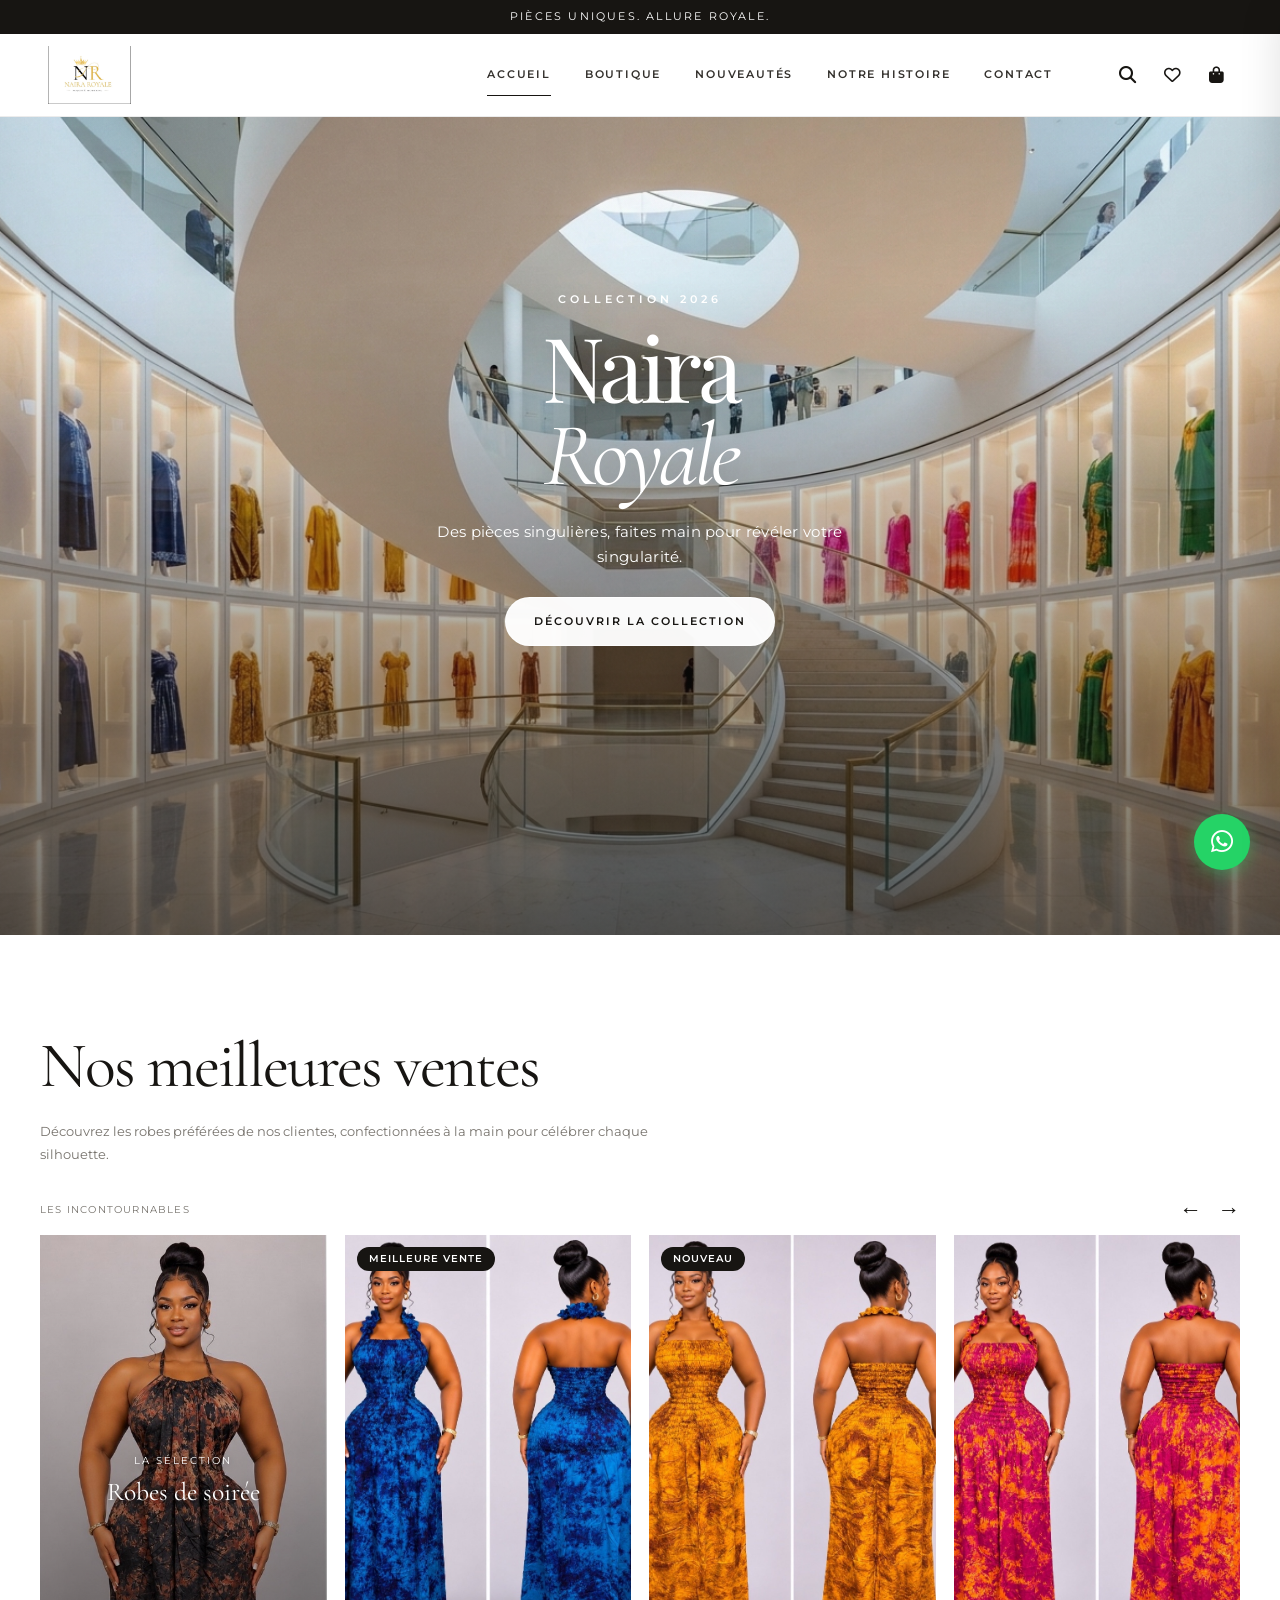
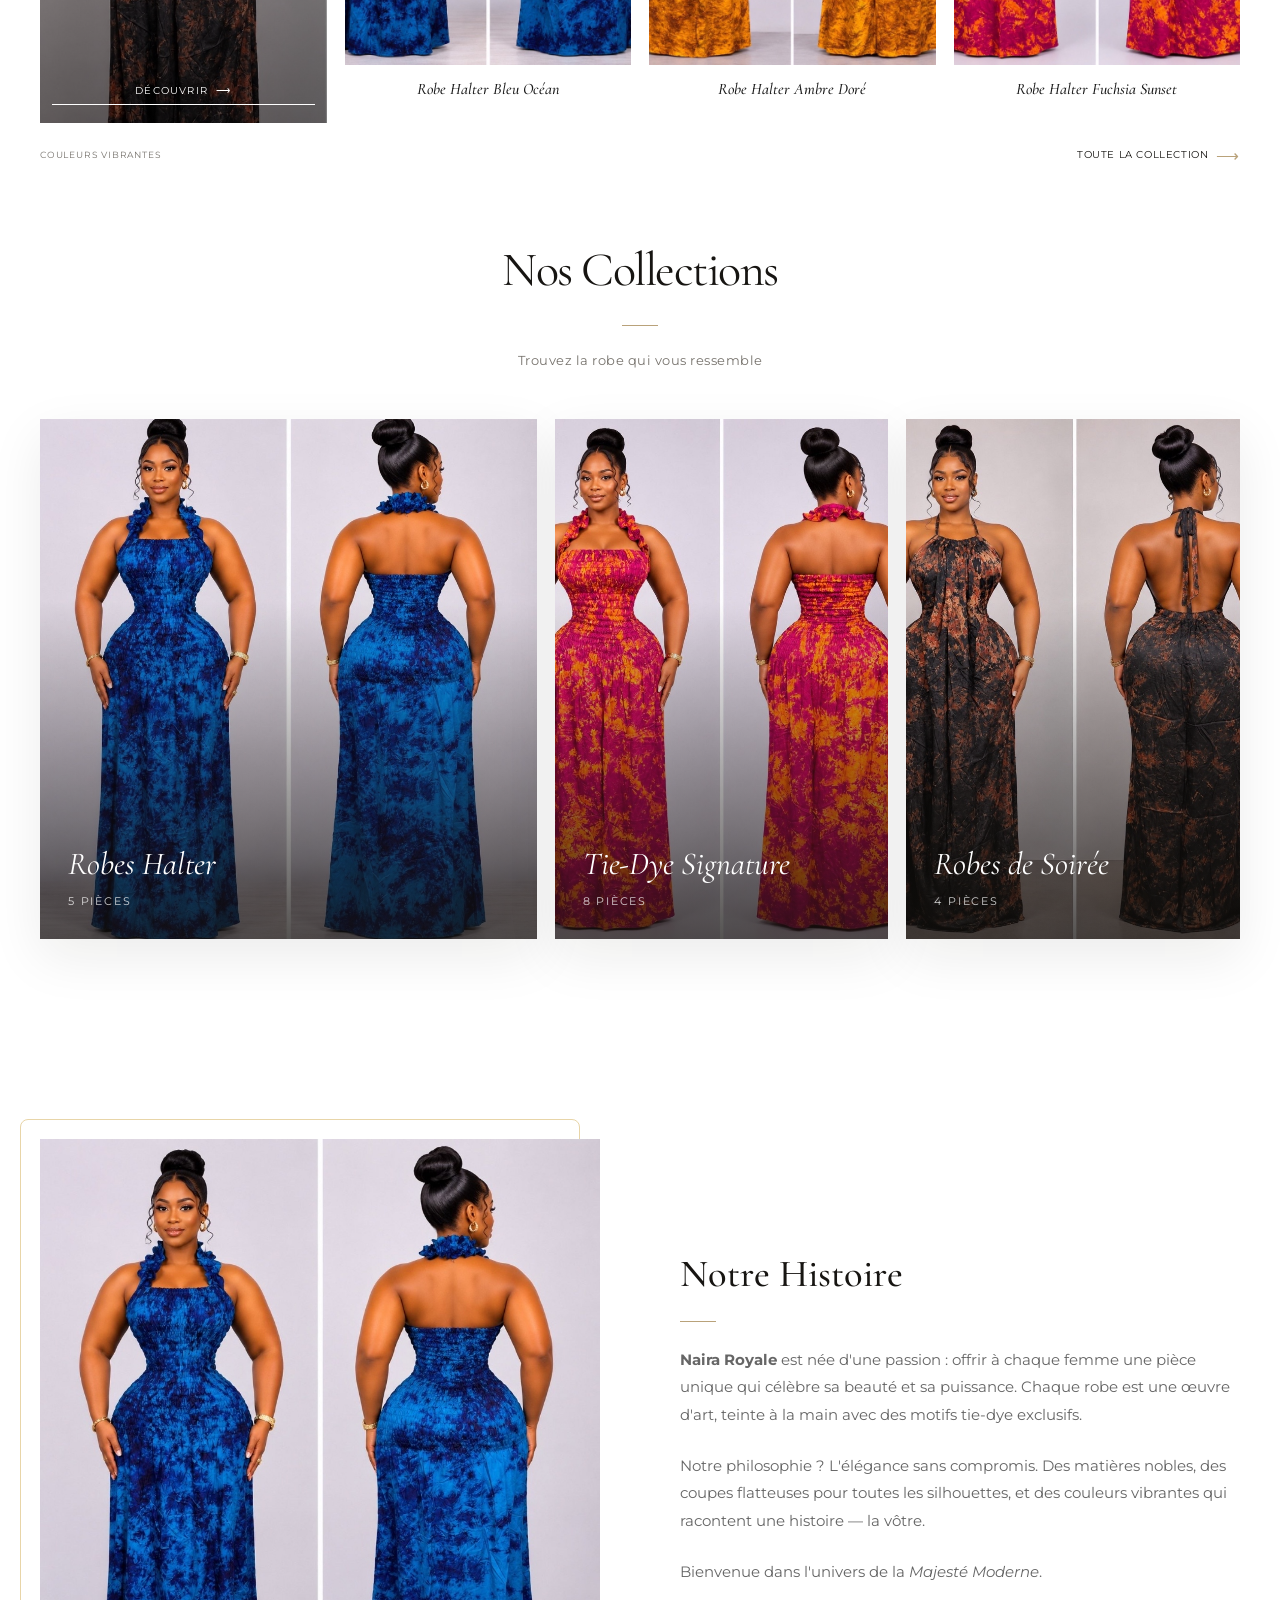
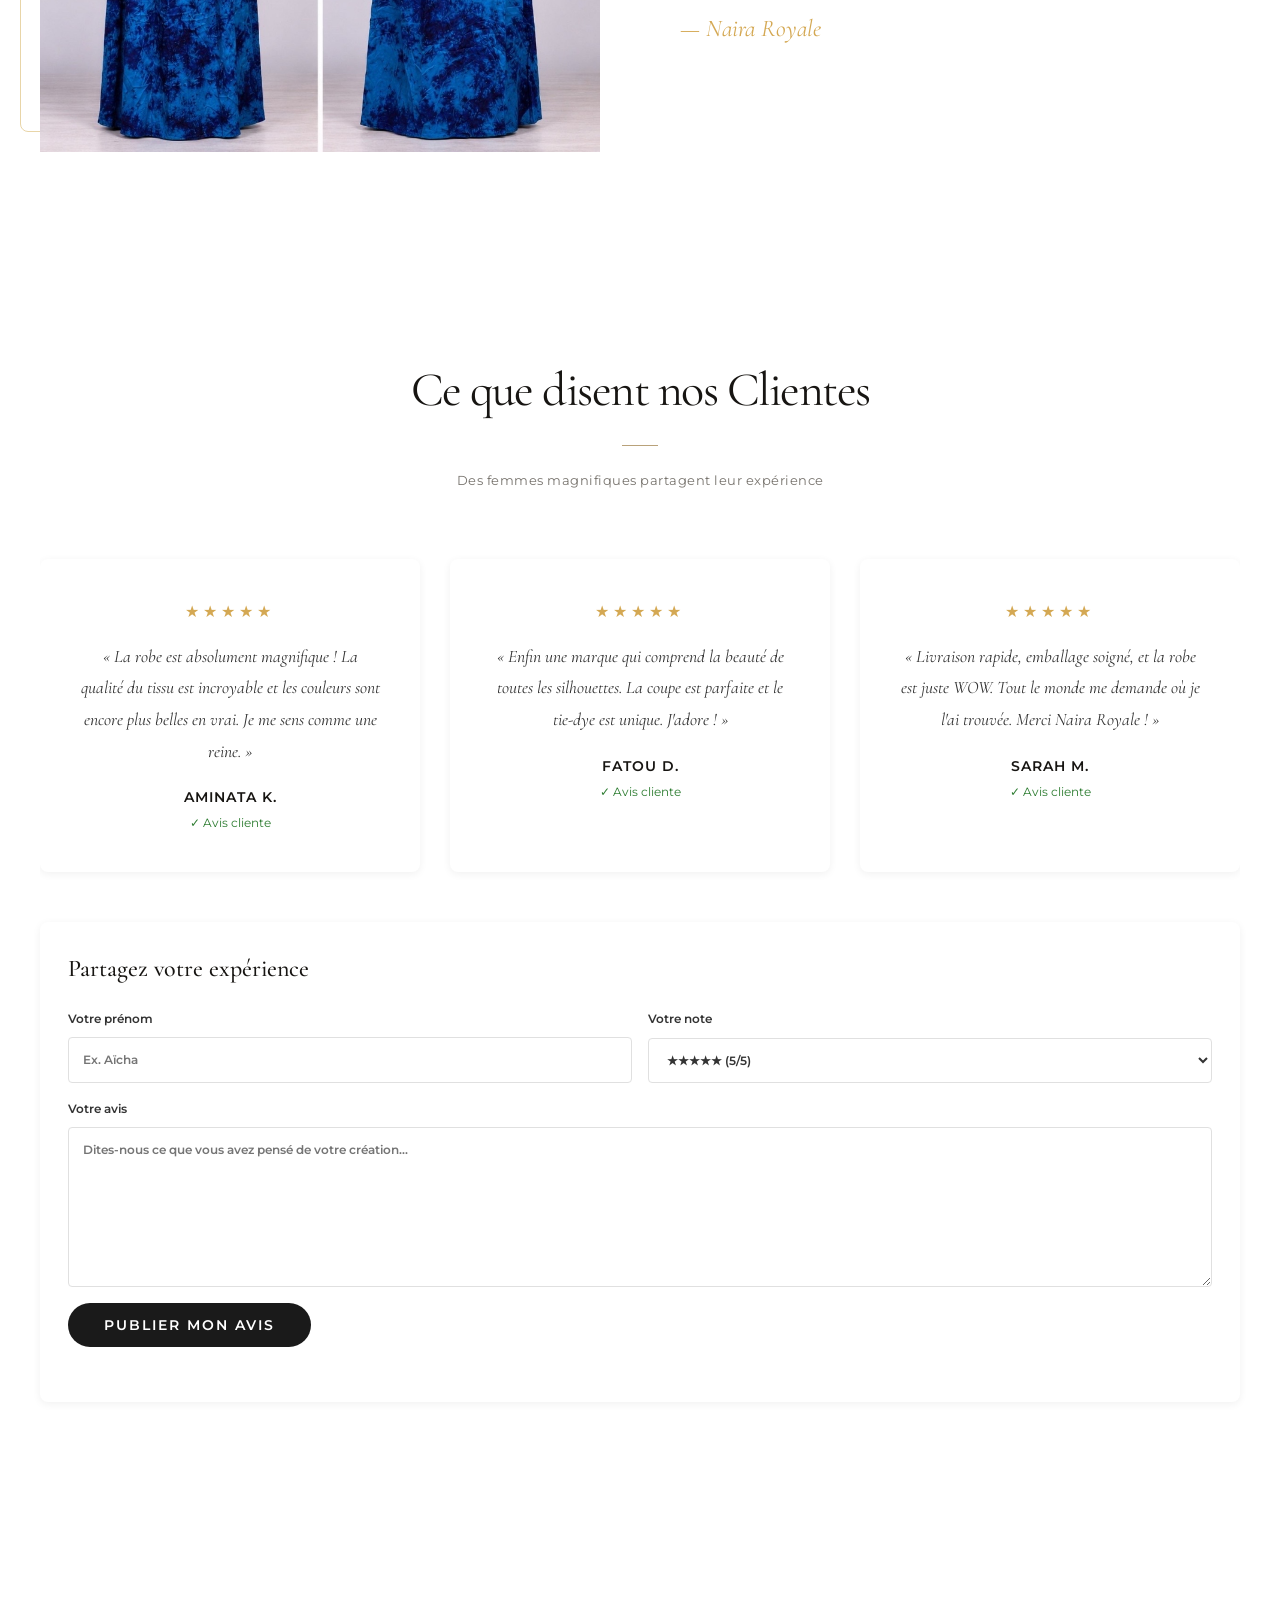
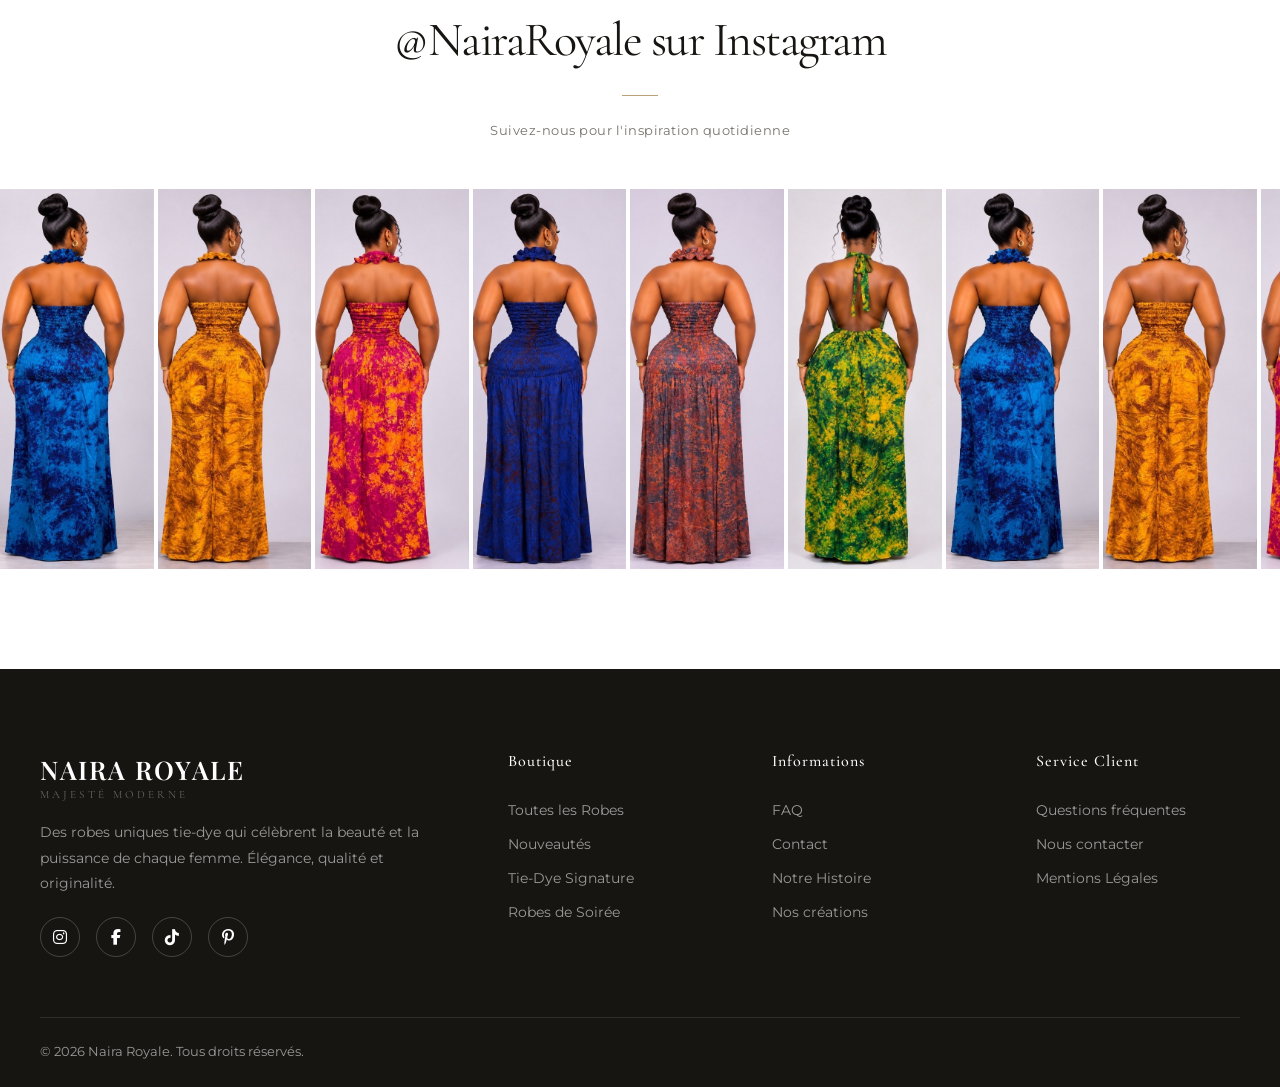
<file: index.html>
<!DOCTYPE html>
<html lang="fr">
<head>
  <meta charset="UTF-8">
  <meta name="viewport" content="width=device-width, initial-scale=1.0">
  <title>Naira Royale — Majesté Moderne | Nos créations</title>
  <meta name="description" content="Découvrez les créations artisanales tie-dye de Naira Royale — Majesté Moderne. Des pièces uniques pensées pour célébrer chaque femme.">
  <link rel="stylesheet" href="css/style.css">
  <link rel="stylesheet" href="https://cdnjs.cloudflare.com/ajax/libs/font-awesome/6.5.1/css/all.min.css">
  <link rel="icon" type="image/jpeg" href="img/logo/logo-naira-royale.jpg">
</head>
<body>

  <div class="announcement-bar">Pièces uniques. Allure royale.</div>

  <!-- Header -->
  <header class="header" id="header">
    <div class="header-inner">
      <!-- Mobile Menu Toggle -->
      <button class="menu-toggle" id="menuToggle" aria-label="Ouvrir le menu">
        <span></span><span></span><span></span>
      </button>

      <!-- Logo -->
      <a href="index.html" class="logo">
        <img src="img/logo/logo-naira-royale.jpg" alt="Naira Royale Logo">
      </a>

      <!-- Navigation -->
      <nav class="nav-main" id="navMain">
        <a href="index.html" class="active">Accueil</a>
        <a href="catalogue.html">Boutique</a>
        <a href="catalogue.html?collection=nouveautes">Nouveautés</a>
        <a href="index.html#story">Notre Histoire</a>
        <a href="contact.html">Contact</a>
      </nav>

      <!-- Header Actions -->
      <div class="header-actions">
        <button class="header-action-btn" id="searchBtn" aria-label="Rechercher">
          <i class="fas fa-search"></i>
        </button>
        <a href="#" class="header-action-btn" id="wishlistBtn" role="button" aria-label="Liste de souhaits" aria-controls="wishlistPanel" aria-expanded="false">
          <i class="far fa-heart"></i>
          <span class="cart-count wishlist-count" style="display:none;">0</span>
        </a>
        <button class="header-action-btn" id="cartBtn" aria-label="Panier">
          <i class="fas fa-shopping-bag"></i>
          <span class="cart-count" id="cartCount">0</span>
        </button>
      </div>
    </div>
  </header>

  <!-- Search Overlay -->
  <div class="search-overlay" id="searchOverlay">
    <button class="search-close" id="searchClose">&times;</button>
    <div class="search-overlay-inner">
      <input type="text" placeholder="Rechercher un produit..." id="searchInput" autocomplete="off">
    </div>
  </div>

  <!-- Hero Section -->
  <section class="hero">
    <div class="hero-media"></div>
    <div class="hero-overlay"></div>
    <div class="hero-inner">
      <div class="hero-content">
        <p class="hero-eyebrow">Collection 2026</p>
        <h1 class="hero-title">
          Naira<br><span>Royale</span>
        </h1>
        <p class="hero-tagline">Des pièces singulières, faites main pour révéler votre singularité.</p>
        <div class="hero-cta">
          <a href="catalogue.html" class="btn btn-light">Découvrir la collection</a>
        </div>
      </div>

      <div class="hero-editorial" aria-label="Sélection de robes Naira Royale">
        <a class="hero-editorial-main" href="catalogue.html">
          <img src="img/products/robe-noir-cuivre.jpg" alt="Robe dos nu noir cuivrée">
          <span>Edition soirée</span>
        </a>
        <a class="hero-editorial-top" href="catalogue.html?collection=halter">
          <img src="img/products/robe-bleu-ocean.jpg" alt="Robe halter bleu océan">
        </a>
        <a class="hero-editorial-bottom" href="catalogue.html?collection=tie-dye">
          <img src="img/products/robe-fuchsia-orange.jpg" alt="Robe tie-dye fuchsia sunset">
        </a>
        <div class="hero-editorial-caption">
          <strong>08</strong>
          <span>pièces<br>singulières</span>
        </div>
      </div>
    </div>
  </section>

  <!-- Featured Products -->
  <section class="section-products" id="featured">
    <div class="container featured-layout">
      <div class="featured-content">
        <h2 class="featured-title reveal">Nos meilleures ventes</h2>
        <p class="featured-description reveal">Découvrez les robes préférées de nos clientes, confectionnées à la main pour célébrer chaque silhouette.</p>

        <div class="featured-carousel-heading">
          <span>Les incontournables</span>
          <div class="featured-carousel-controls">
            <button type="button" class="featured-carousel-arrow" data-direction="-1" aria-label="Voir les robes précédentes" aria-controls="productsGrid">
              <span aria-hidden="true">←</span>
            </button>
            <button type="button" class="featured-carousel-arrow" data-direction="1" aria-label="Voir les robes suivantes" aria-controls="productsGrid">
              <span aria-hidden="true">→</span>
            </button>
          </div>
        </div>

        <div class="products-grid featured-carousel" id="productsGrid">
          <!-- Products loaded by JS -->
        </div>

        <div class="featured-bottom">
          <div class="featured-signatures" aria-label="Les engagements Naira Royale">
            <span>Couleurs vibrantes</span>
          </div>
          <a href="catalogue.html" class="featured-view-all">Toute la collection <span aria-hidden="true">⟶</span></a>
        </div>
      </div>
    </div>
  </section>

  <!-- Categories -->
  <section class="section-categories">
    <div class="container">
      <h2 class="section-title reveal">Nos Collections</h2>
      <div class="gold-line reveal"></div>
      <p class="section-subtitle reveal">Trouvez la robe qui vous ressemble</p>

      <div class="categories-grid reveal">
        <a href="catalogue.html?collection=halter" class="category-card">
          <img src="img/products/robe-bleu-ocean.jpg" alt="Collection Halter">
          <div class="category-card-overlay">
            <h3 class="category-card-title">Robes Halter</h3>
            <p class="category-card-count">5 pièces</p>
          </div>
        </a>
        <a href="catalogue.html?collection=tie-dye" class="category-card">
          <img src="img/products/robe-fuchsia-orange.jpg" alt="Collection Tie-Dye">
          <div class="category-card-overlay">
            <h3 class="category-card-title">Tie-Dye Signature</h3>
            <p class="category-card-count">8 pièces</p>
          </div>
        </a>
        <a href="catalogue.html" class="category-card">
          <img src="img/products/robe-noir-cuivre.jpg" alt="Collection Soirée">
          <div class="category-card-overlay">
            <h3 class="category-card-title">Robes de Soirée</h3>
            <p class="category-card-count">4 pièces</p>
          </div>
        </a>
      </div>
    </div>
  </section>

  <!-- Brand Story -->
  <section class="section-story" id="story">
    <div class="container">
      <div class="story-inner">
        <div class="story-image reveal">
          <img src="img/products/robe-bleu-ocean.jpg" alt="L'histoire Naira Royale">
        </div>
        <div class="story-content reveal">
          <h2>Notre Histoire</h2>
          <div class="gold-line"></div>
          <p>
            <strong>Naira Royale</strong> est née d'une passion : offrir à chaque femme une pièce unique qui célèbre sa beauté et sa puissance. Chaque robe est une œuvre d'art, teinte à la main avec des motifs tie-dye exclusifs.
          </p>
          <p>
            Notre philosophie ? L'élégance sans compromis. Des matières nobles, des coupes flatteuses pour toutes les silhouettes, et des couleurs vibrantes qui racontent une histoire — la vôtre.
          </p>
          <p>
            Bienvenue dans l'univers de la <em>Majesté Moderne</em>.
          </p>
          <div class="story-signature">— Naira Royale</div>
        </div>
      </div>
    </div>
  </section>

  <!-- Testimonials -->
  <section class="section-testimonials">
    <div class="container">
      <h2 class="section-title reveal">Ce que disent nos Clientes</h2>
      <div class="gold-line reveal"></div>
      <p class="section-subtitle reveal">Des femmes magnifiques partagent leur expérience</p>

      <div class="testimonials-slider reveal">
        <div class="testimonial-card">
          <div class="testimonial-stars">★★★★★</div>
          <p class="testimonial-text">« La robe est absolument magnifique ! La qualité du tissu est incroyable et les couleurs sont encore plus belles en vrai. Je me sens comme une reine. »</p>
          <div class="testimonial-author">Aminata K.</div>
          <div class="testimonial-verified">✓ Avis cliente</div>
        </div>
        <div class="testimonial-card">
          <div class="testimonial-stars">★★★★★</div>
          <p class="testimonial-text">« Enfin une marque qui comprend la beauté de toutes les silhouettes. La coupe est parfaite et le tie-dye est unique. J'adore ! »</p>
          <div class="testimonial-author">Fatou D.</div>
          <div class="testimonial-verified">✓ Avis cliente</div>
        </div>
        <div class="testimonial-card">
          <div class="testimonial-stars">★★★★★</div>
          <p class="testimonial-text">« Livraison rapide, emballage soigné, et la robe est juste WOW. Tout le monde me demande où je l'ai trouvée. Merci Naira Royale ! »</p>
          <div class="testimonial-author">Sarah M.</div>
          <div class="testimonial-verified">✓ Avis cliente</div>
        </div>
        <div class="testimonial-card">
          <div class="testimonial-stars">★★★★★</div>
          <p class="testimonial-text">« Le site est magnifique et la commande était super simple. La robe Bleu Royal est devenue ma pièce préférée. Hâte de recommander ! »</p>
          <div class="testimonial-author">Mariama B.</div>
          <div class="testimonial-verified">✓ Avis cliente</div>
        </div>
      </div>

      <form class="testimonial-form reveal" id="testimonialForm">
        <h3>Partagez votre expérience</h3>
        <div class="testimonial-form-fields">
          <label>
            Votre prénom
            <input type="text" name="name" required maxlength="40" placeholder="Ex. Aïcha">
          </label>
          <label>
            Votre note
            <select name="rating" required>
              <option value="5">★★★★★ (5/5)</option>
              <option value="4">★★★★☆ (4/5)</option>
              <option value="3">★★★☆☆ (3/5)</option>
              <option value="2">★★☆☆☆ (2/5)</option>
              <option value="1">★☆☆☆☆ (1/5)</option>
            </select>
          </label>
        </div>
        <label>
          Votre avis
          <textarea name="text" rows="4" required maxlength="500" placeholder="Dites-nous ce que vous avez pensé de votre création..."></textarea>
        </label>
        <button type="submit" class="btn btn-primary">Publier mon avis</button>
        <p class="testimonial-form-message" id="testimonialFormMessage" role="status"></p>
      </form>
    </div>
  </section>

  <!-- Instagram -->
  <section class="section-instagram">
    <div class="container">
      <h2 class="section-title reveal">@NairaRoyale sur Instagram</h2>
      <div class="gold-line reveal"></div>
      <p class="section-subtitle reveal">Suivez-nous pour l'inspiration quotidienne</p>
    </div>
    <div class="instagram-marquee reveal" aria-label="Galerie des robes Naira Royale">
      <div class="instagram-track">
        <div class="instagram-group">
          <div class="instagram-item"><img src="img/products/robe-bleu-ocean.jpg" alt="Robe bleu océan, vue de face"><img class="back-view" src="img/products/robe-bleu-ocean.jpg" alt="Robe bleu océan, vue de dos"></div>
          <div class="instagram-item"><img src="img/products/robe-ambre.jpg" alt="Robe ambre, vue de face"><img class="back-view" src="img/products/robe-ambre.jpg" alt="Robe ambre, vue de dos"></div>
          <div class="instagram-item"><img src="img/products/robe-fuchsia-orange.jpg" alt="Robe fuchsia, vue de face"><img class="back-view" src="img/products/robe-fuchsia-orange.jpg" alt="Robe fuchsia, vue de dos"></div>
          <div class="instagram-item"><img src="img/products/robe-bleu-royal.jpg" alt="Robe bleu royal, vue de face"><img class="back-view" src="img/products/robe-bleu-royal.jpg" alt="Robe bleu royal, vue de dos"></div>
          <div class="instagram-item"><img src="img/products/robe-terracotta.jpg" alt="Robe terracotta, vue de face"><img class="back-view" src="img/products/robe-terracotta.jpg" alt="Robe terracotta, vue de dos"></div>
          <div class="instagram-item"><img src="img/products/robe-emeraude.jpg" alt="Robe émeraude, vue de face"><img class="back-view" src="img/products/robe-emeraude.jpg" alt="Robe émeraude, vue de dos"></div>
        </div>
        <div class="instagram-group" aria-hidden="true">
          <div class="instagram-item"><img src="img/products/robe-bleu-ocean.jpg" alt=""><img class="back-view" src="img/products/robe-bleu-ocean.jpg" alt=""></div>
          <div class="instagram-item"><img src="img/products/robe-ambre.jpg" alt=""><img class="back-view" src="img/products/robe-ambre.jpg" alt=""></div>
          <div class="instagram-item"><img src="img/products/robe-fuchsia-orange.jpg" alt=""><img class="back-view" src="img/products/robe-fuchsia-orange.jpg" alt=""></div>
          <div class="instagram-item"><img src="img/products/robe-bleu-royal.jpg" alt=""><img class="back-view" src="img/products/robe-bleu-royal.jpg" alt=""></div>
          <div class="instagram-item"><img src="img/products/robe-terracotta.jpg" alt=""><img class="back-view" src="img/products/robe-terracotta.jpg" alt=""></div>
          <div class="instagram-item"><img src="img/products/robe-emeraude.jpg" alt=""><img class="back-view" src="img/products/robe-emeraude.jpg" alt=""></div>
        </div>
        <div class="instagram-group" aria-hidden="true">
          <div class="instagram-item"><img src="img/products/robe-bleu-ocean.jpg" alt=""><img class="back-view" src="img/products/robe-bleu-ocean.jpg" alt=""></div>
          <div class="instagram-item"><img src="img/products/robe-ambre.jpg" alt=""><img class="back-view" src="img/products/robe-ambre.jpg" alt=""></div>
          <div class="instagram-item"><img src="img/products/robe-fuchsia-orange.jpg" alt=""><img class="back-view" src="img/products/robe-fuchsia-orange.jpg" alt=""></div>
          <div class="instagram-item"><img src="img/products/robe-bleu-royal.jpg" alt=""><img class="back-view" src="img/products/robe-bleu-royal.jpg" alt=""></div>
          <div class="instagram-item"><img src="img/products/robe-terracotta.jpg" alt=""><img class="back-view" src="img/products/robe-terracotta.jpg" alt=""></div>
          <div class="instagram-item"><img src="img/products/robe-emeraude.jpg" alt=""><img class="back-view" src="img/products/robe-emeraude.jpg" alt=""></div>
        </div>
      </div>
    </div>
  </section>

  <!-- Footer -->
  <footer class="footer">
    <div class="container">
      <div class="footer-grid">
        <div class="footer-brand">
          <div class="logo-text">
            NAIRA ROYALE
            <span class="logo-sub">Majesté Moderne</span>
          </div>
          <p>Des robes uniques tie-dye qui célèbrent la beauté et la puissance de chaque femme. Élégance, qualité et originalité.</p>
          <div class="footer-social">
            <a href="#" aria-label="Instagram"><i class="fab fa-instagram"></i></a>
            <a href="#" aria-label="Facebook"><i class="fab fa-facebook-f"></i></a>
            <a href="#" aria-label="TikTok"><i class="fab fa-tiktok"></i></a>
            <a href="#" aria-label="Pinterest"><i class="fab fa-pinterest-p"></i></a>
          </div>
        </div>
        <div class="footer-col">
          <h4>Boutique</h4>
          <a href="catalogue.html">Toutes les Robes</a>
          <a href="catalogue.html?collection=nouveautes">Nouveautés</a>
          <a href="catalogue.html?collection=tie-dye">Tie-Dye Signature</a>
          <a href="catalogue.html">Robes de Soirée</a>
        </div>
        <div class="footer-col">
          <h4>Informations</h4>
          <a href="contact.html#faq">FAQ</a>
          <a href="contact.html">Contact</a>
          <a href="#story">Notre Histoire</a>
          <a href="catalogue.html">Nos créations</a>
        </div>
        <div class="footer-col">
          <h4>Service Client</h4>
          <a href="contact.html#faq">Questions fréquentes</a>
          <a href="contact.html">Nous contacter</a>
          <a href="#">Mentions Légales</a>
        </div>
      </div>
      <div class="footer-bottom">
        <p>© 2026 Naira Royale. Tous droits réservés.</p>
      </div>
    </div>
  </footer>

  <!-- WhatsApp Button -->
  <a href="https://wa.me/33600000000" class="whatsapp-btn" target="_blank" aria-label="WhatsApp">
    <i class="fab fa-whatsapp"></i>
  </a>

  <!-- Back to Top -->
  <button class="back-to-top" id="backToTop" aria-label="Retour en haut">
    <i class="fas fa-chevron-up"></i>
  </button>

  <!-- Toast -->
  <div class="toast" id="toast"></div>

  <script src="js/main.js"></script>
</body>
</html>
</file>
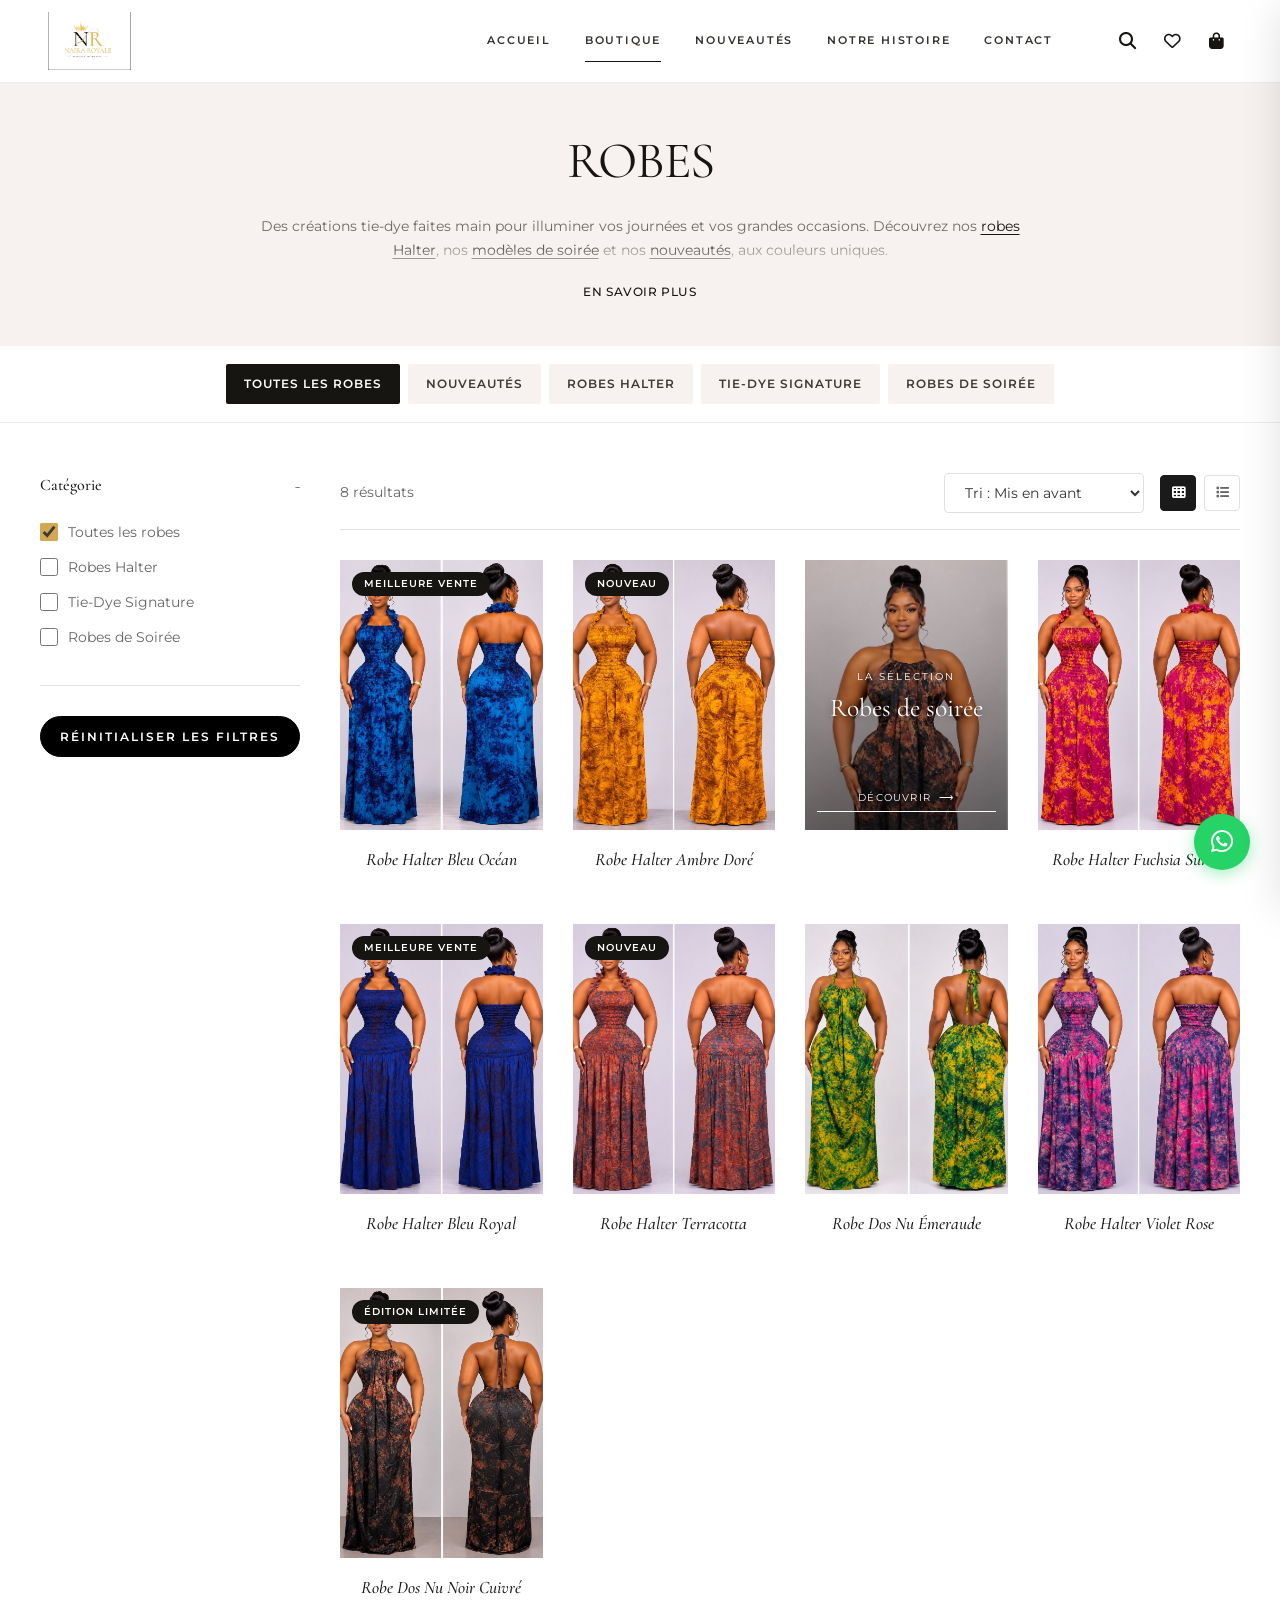
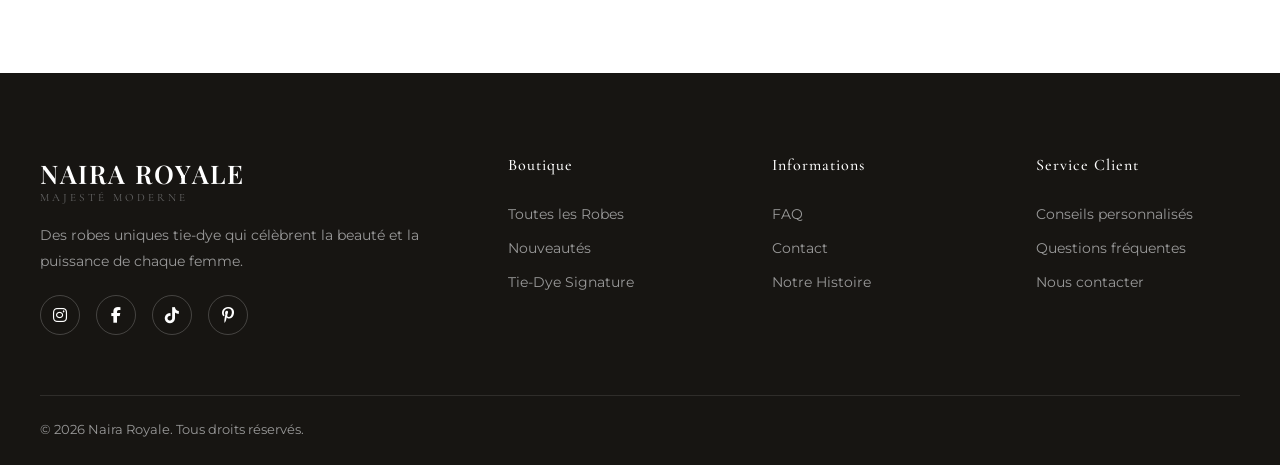
<file: catalogue.html>
<!DOCTYPE html>
<html lang="fr">
<head>
  <meta charset="UTF-8">
  <meta name="viewport" content="width=device-width, initial-scale=1.0">
  <title>Catalogue — Naira Royale</title>
  <meta name="description" content="Découvrez notre collection complète de robes tie-dye uniques. Naira Royale — Majesté Moderne.">
  <link rel="stylesheet" href="css/style.css">
  <link rel="stylesheet" href="https://cdnjs.cloudflare.com/ajax/libs/font-awesome/6.5.1/css/all.min.css">
  <link rel="icon" type="image/jpeg" href="img/logo/logo-naira-royale.jpg">
</head>
<body>

  <!-- Header -->
  <header class="header" id="header">
    <div class="header-inner">
      <button class="menu-toggle" id="menuToggle" aria-label="Menu">
        <span></span><span></span><span></span>
      </button>
      <a href="index.html" class="logo">
        <img src="img/logo/logo-naira-royale.jpg" alt="Naira Royale Logo">
      </a>
      <nav class="nav-main" id="navMain">
        <a href="index.html">Accueil</a>
        <a href="catalogue.html" class="active">Boutique</a>
        <a href="catalogue.html?collection=nouveautes">Nouveautés</a>
        <a href="index.html#story">Notre Histoire</a>
        <a href="contact.html">Contact</a>
      </nav>
      <div class="header-actions">
        <button class="header-action-btn" id="searchBtn" aria-label="Rechercher">
          <i class="fas fa-search"></i>
        </button>
        <a href="#" class="header-action-btn" id="wishlistBtn" role="button" aria-label="Favoris" aria-controls="wishlistPanel" aria-expanded="false">
          <i class="far fa-heart"></i>
          <span class="cart-count wishlist-count" style="display:none;">0</span>
        </a>
        <button class="header-action-btn" id="cartBtn" aria-label="Panier">
          <i class="fas fa-shopping-bag"></i>
          <span class="cart-count" id="cartCount">0</span>
        </button>
      </div>
    </div>
  </header>

  <!-- Search Overlay -->
  <div class="search-overlay" id="searchOverlay">
    <button class="search-close" id="searchClose">&times;</button>
    <div class="search-overlay-inner">
      <input type="text" placeholder="Rechercher un produit..." id="searchInput" autocomplete="off">
    </div>
  </div>

  <section class="catalogue-intro">
    <div class="container">
      <h1>ROBES</h1>
      <p class="catalogue-intro-description" id="catalogueIntroDescription">
        Des créations tie-dye faites main pour illuminer vos journées et vos grandes occasions.
        Découvrez nos <a href="catalogue.html?collection=halter">robes Halter</a>,
        nos <a href="catalogue.html">modèles de soirée</a> et nos
        <a href="catalogue.html?collection=nouveautes">nouveautés</a>, aux couleurs uniques.
      </p>
      <button class="catalogue-intro-link" id="catalogueIntroToggle" type="button" aria-expanded="false" aria-controls="catalogueIntroDescription">
        EN SAVOIR PLUS
      </button>
    </div>
  </section>

  <nav class="catalogue-categories" aria-label="Catégories du catalogue">
    <div class="container" id="catalogue">
      <button class="catalogue-category active" type="button" data-filter="all">Toutes les robes</button>
      <button class="catalogue-category" type="button" data-filter="nouveautes">Nouveautés</button>
      <button class="catalogue-category" type="button" data-filter="halter">Robes Halter</button>
      <button class="catalogue-category" type="button" data-filter="tie-dye">Tie-Dye Signature</button>
      <button class="catalogue-category" type="button" data-filter="soiree">Robes de Soirée</button>
    </div>
  </nav>

  <!-- Catalogue -->
  <div class="container">
    <div class="catalogue-layout">
      
      <!-- Filters Sidebar -->
      <aside class="filters-sidebar">
        <div class="filter-group">
          <h3>Catégorie <span class="toggle-icon">−</span></h3>
          <label class="filter-option">
            <input type="checkbox" value="all" checked> Toutes les robes
          </label>
          <label class="filter-option">
            <input type="checkbox" value="halter"> Robes Halter
          </label>
          <label class="filter-option">
            <input type="checkbox" value="tie-dye"> Tie-Dye Signature
          </label>
          <label class="filter-option">
            <input type="checkbox" value="soiree"> Robes de Soirée
          </label>
        </div>

        <button class="btn filter-reset-btn" style="width:100%; font-size:0.75rem; padding:12px;" onclick="resetFilters()">
          Réinitialiser les filtres
        </button>
      </aside>

      <!-- Products Area -->
      <div class="catalogue-products">
        <div class="catalogue-toolbar">
          <span class="results-count"><span id="resultCount">8</span> résultats</span>
          <div style="display:flex; align-items:center; gap:16px;">
            <select class="sort-select" id="sortSelect">
              <option value="featured">Tri : Mis en avant</option>
              <option value="name-asc">Nom : A-Z</option>
              <option value="newest">Nouveautés</option>
            </select>
            <div class="view-toggle">
              <button class="active" data-view="grid" aria-label="Grille"><i class="fas fa-th"></i></button>
              <button data-view="list" aria-label="Liste"><i class="fas fa-list"></i></button>
            </div>
          </div>
        </div>

        <div class="products-grid" id="catalogueGrid">
          <!-- Products loaded by JS -->
        </div>
      </div>
    </div>
  </div>

  <!-- Footer -->
  <footer class="footer">
    <div class="container">
      <div class="footer-grid">
        <div class="footer-brand">
          <div class="logo-text">
            NAIRA ROYALE
            <span class="logo-sub">Majesté Moderne</span>
          </div>
          <p>Des robes uniques tie-dye qui célèbrent la beauté et la puissance de chaque femme.</p>
          <div class="footer-social">
            <a href="#" aria-label="Instagram"><i class="fab fa-instagram"></i></a>
            <a href="#" aria-label="Facebook"><i class="fab fa-facebook-f"></i></a>
            <a href="#" aria-label="TikTok"><i class="fab fa-tiktok"></i></a>
            <a href="#" aria-label="Pinterest"><i class="fab fa-pinterest-p"></i></a>
          </div>
        </div>
        <div class="footer-col">
          <h4>Boutique</h4>
          <a href="catalogue.html">Toutes les Robes</a>
          <a href="catalogue.html?collection=nouveautes">Nouveautés</a>
          <a href="catalogue.html?collection=tie-dye">Tie-Dye Signature</a>
        </div>
        <div class="footer-col">
          <h4>Informations</h4>
          <a href="contact.html#faq">FAQ</a>
          <a href="contact.html">Contact</a>
          <a href="index.html#story">Notre Histoire</a>
        </div>
        <div class="footer-col">
          <h4>Service Client</h4>
          <a href="contact.html">Conseils personnalisés</a>
          <a href="contact.html#faq">Questions fréquentes</a>
          <a href="contact.html">Nous contacter</a>
        </div>
      </div>
      <div class="footer-bottom">
        <p>© 2026 Naira Royale. Tous droits réservés.</p>
      </div>
    </div>
  </footer>

  <!-- WhatsApp -->
  <a href="https://wa.me/33600000000" class="whatsapp-btn" target="_blank" aria-label="WhatsApp">
    <i class="fab fa-whatsapp"></i>
  </a>

  <button class="back-to-top" id="backToTop" aria-label="Haut"><i class="fas fa-chevron-up"></i></button>
  <div class="toast" id="toast"></div>

  <script src="js/main.js"></script>
  <script>
    document.addEventListener('DOMContentLoaded', () => {
      renderCatalogue();
    });
  </script>
</body>
</html>
</file>
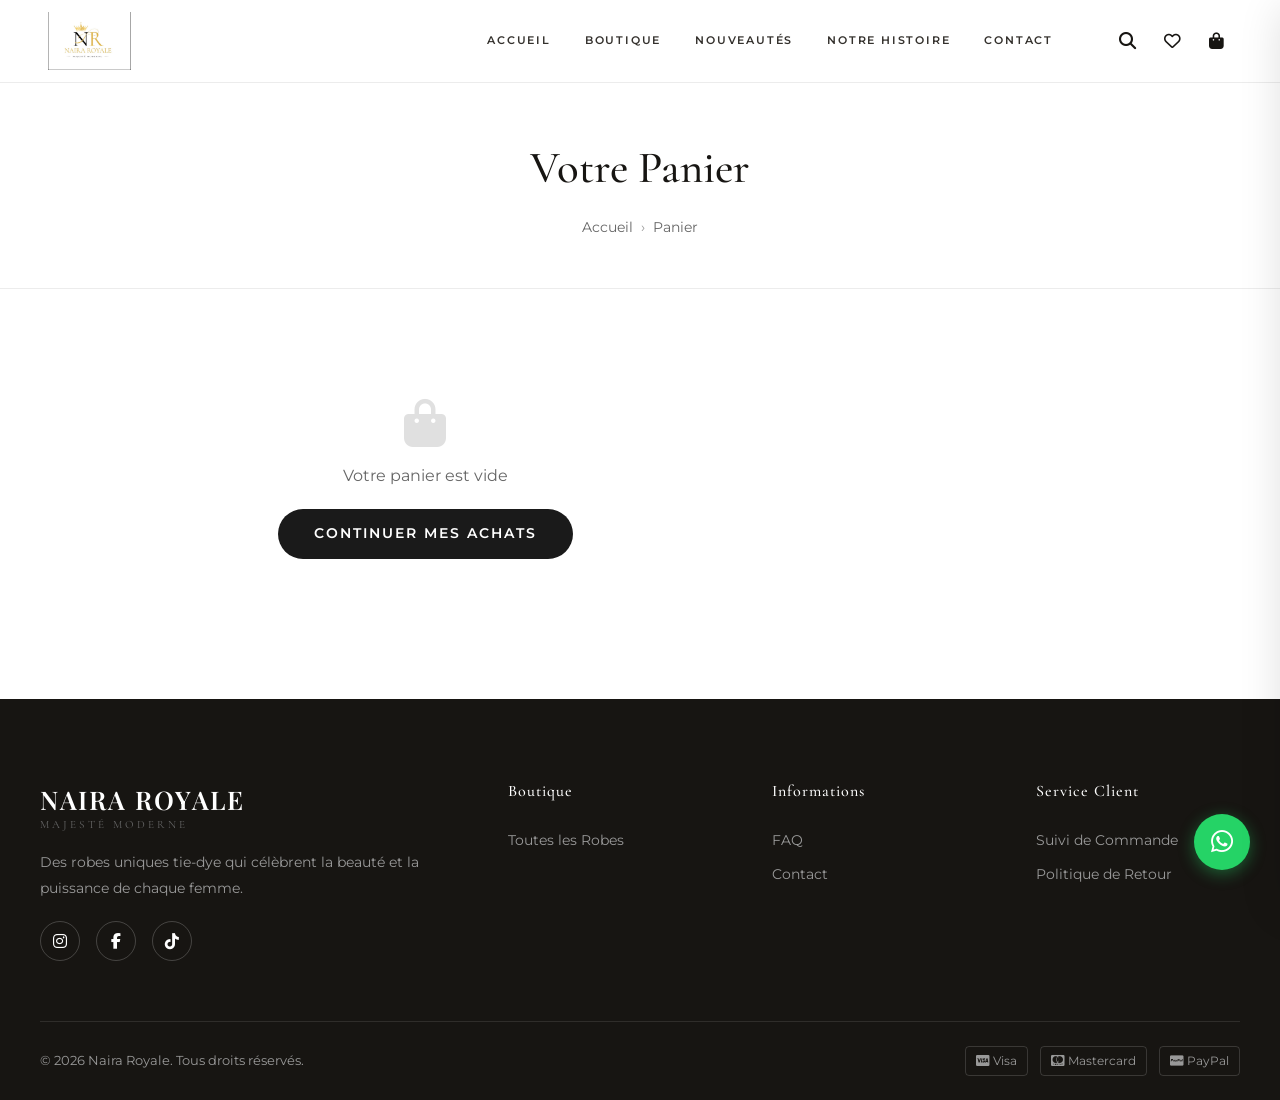
<file: checkout.html>
<!DOCTYPE html>
<html lang="fr">
<head>
  <meta charset="UTF-8">
  <meta name="viewport" content="width=device-width, initial-scale=1.0">
  <title>Paiement — Naira Royale</title>
  <link rel="stylesheet" href="css/style.css">
  <link rel="stylesheet" href="https://cdnjs.cloudflare.com/ajax/libs/font-awesome/6.5.1/css/all.min.css">
  <link rel="icon" type="image/jpeg" href="img/logo/logo-naira-royale.jpg">
</head>
<body>

  <!-- Header -->
  <header class="header" id="header">
    <div class="header-inner">
      <a href="index.html" class="logo"><img src="img/logo/logo-naira-royale.jpg" alt="Naira Royale Logo"></a>
      <nav class="nav-main" id="navMain" style="gap:20px;">
        <a href="panier.html" style="display:flex; align-items:center; gap:6px;"><i class="fas fa-arrow-left" style="font-size:0.7rem;"></i> Retour au panier</a>
      </nav>
      <div class="header-actions">
        <span style="font-size:0.8rem; color:var(--gray); display:flex; align-items:center; gap:6px;">
          <i class="fas fa-lock" style="color:var(--gold);"></i> Votre commande
        </span>
      </div>
    </div>
  </header>

  <!-- Checkout -->
  <section>
    <div class="container">
      <div id="checkoutPaymentStatus" class="checkout-payment-status" role="status" aria-live="polite" hidden></div>
      <div class="checkout-layout" id="checkoutLayout">
        <!-- Left: Forms -->
        <div>
          <div class="checkout-section">
            <h2>Coordonnées et livraison</h2>
            <p style="font-size:0.9rem; color:var(--gray);">
              Stripe ou PayPal te demandera ton adresse e-mail et tes coordonnées de livraison sur sa page sécurisée.
            </p>
          </div>

          <!-- Delivery -->
          <div class="checkout-section">
            <h2>Mode de livraison</h2>
            <div class="delivery-options">
              <label class="delivery-option active">
                <div class="left">
                  <input type="radio" name="delivery" value="domicile" checked>
                  <div>
                    <strong>Livraison à domicile</strong>
                    <p style="font-size:0.8rem; color:var(--gray); margin-top:2px;">3 à 7 jours ouvrés</p>
                  </div>
                </div>
                <span class="delivery-price">5,90 €</span>
              </label>
              <label class="delivery-option">
                <div class="left">
                  <input type="radio" name="delivery" value="relais">
                  <div>
                    <strong>Point relais</strong>
                    <p style="font-size:0.8rem; color:var(--gray); margin-top:2px;">3 à 7 jours ouvrés</p>
                  </div>
                </div>
                <span class="delivery-price">3,90 €</span>
              </label>
            </div>
          </div>

          <!-- Payment -->
          <div class="checkout-section">
            <h2>Paiement</h2>
            <p style="font-size:0.9rem; color:var(--gray); margin-bottom:16px;">
              Choisis ton moyen de paiement. Tu seras redirigée vers le site du prestataire.
            </p>
            <div class="checkout-payment-actions">
              <button type="button" class="btn btn-primary" id="stripePayButton">
                <i class="far fa-credit-card"></i> Carte bancaire — Stripe
              </button>
              <button type="button" class="btn btn-gold" id="paypalPayButton">
                <i class="fab fa-paypal"></i> Payer avec PayPal
              </button>
            </div>
          </div>
          <p id="checkoutPaymentMessage" class="checkout-payment-message" role="status" aria-live="polite"></p>
        </div>

        <!-- Right: Order Summary -->
        <div class="checkout-summary">
          <h3 style="font-size:1.2rem; margin-bottom:16px;">Votre commande</h3>
          <div id="checkoutItems">
            <!-- Filled by JS -->
          </div>

          <div style="margin-top:20px;">
            <div class="summary-row">
              <span>Sous-total</span>
              <span id="checkoutSubtotal">0,00 €</span>
            </div>
            <div class="summary-row">
              <span>Livraison</span>
              <span id="checkoutShipping">5,90 €</span>
            </div>
            <div class="summary-row total">
              <span>Total</span>
              <span class="amount" id="checkoutTotal">0,00 €</span>
            </div>
          </div>

          <div class="trust-badges">
            <div class="trust-badge"><i class="fas fa-comments"></i> Service client</div>
            <div class="trust-badge"><i class="fas fa-truck"></i> Livraison rapide</div>
            <div class="trust-badge"><i class="fas fa-undo"></i> Retours 7 jours</div>
            <div class="trust-badge"><i class="fas fa-lock"></i> Paiement chez le prestataire</div>
          </div>
        </div>
      </div>
    </div>
  </section>

  <!-- Simple Footer -->
  <footer style="background:var(--off-white); padding:24px 0; text-align:center; font-size:0.8rem; color:var(--gray); margin-top:60px;">
    <p>© 2026 Naira Royale — Majesté Moderne. Tous droits réservés.</p>
  </footer>

  <div class="toast" id="toast"></div>
  <script src="js/main.js"></script>
  <script>document.addEventListener('DOMContentLoaded', () => { renderCheckoutPage(); });</script>
</body>
</html>
</file>
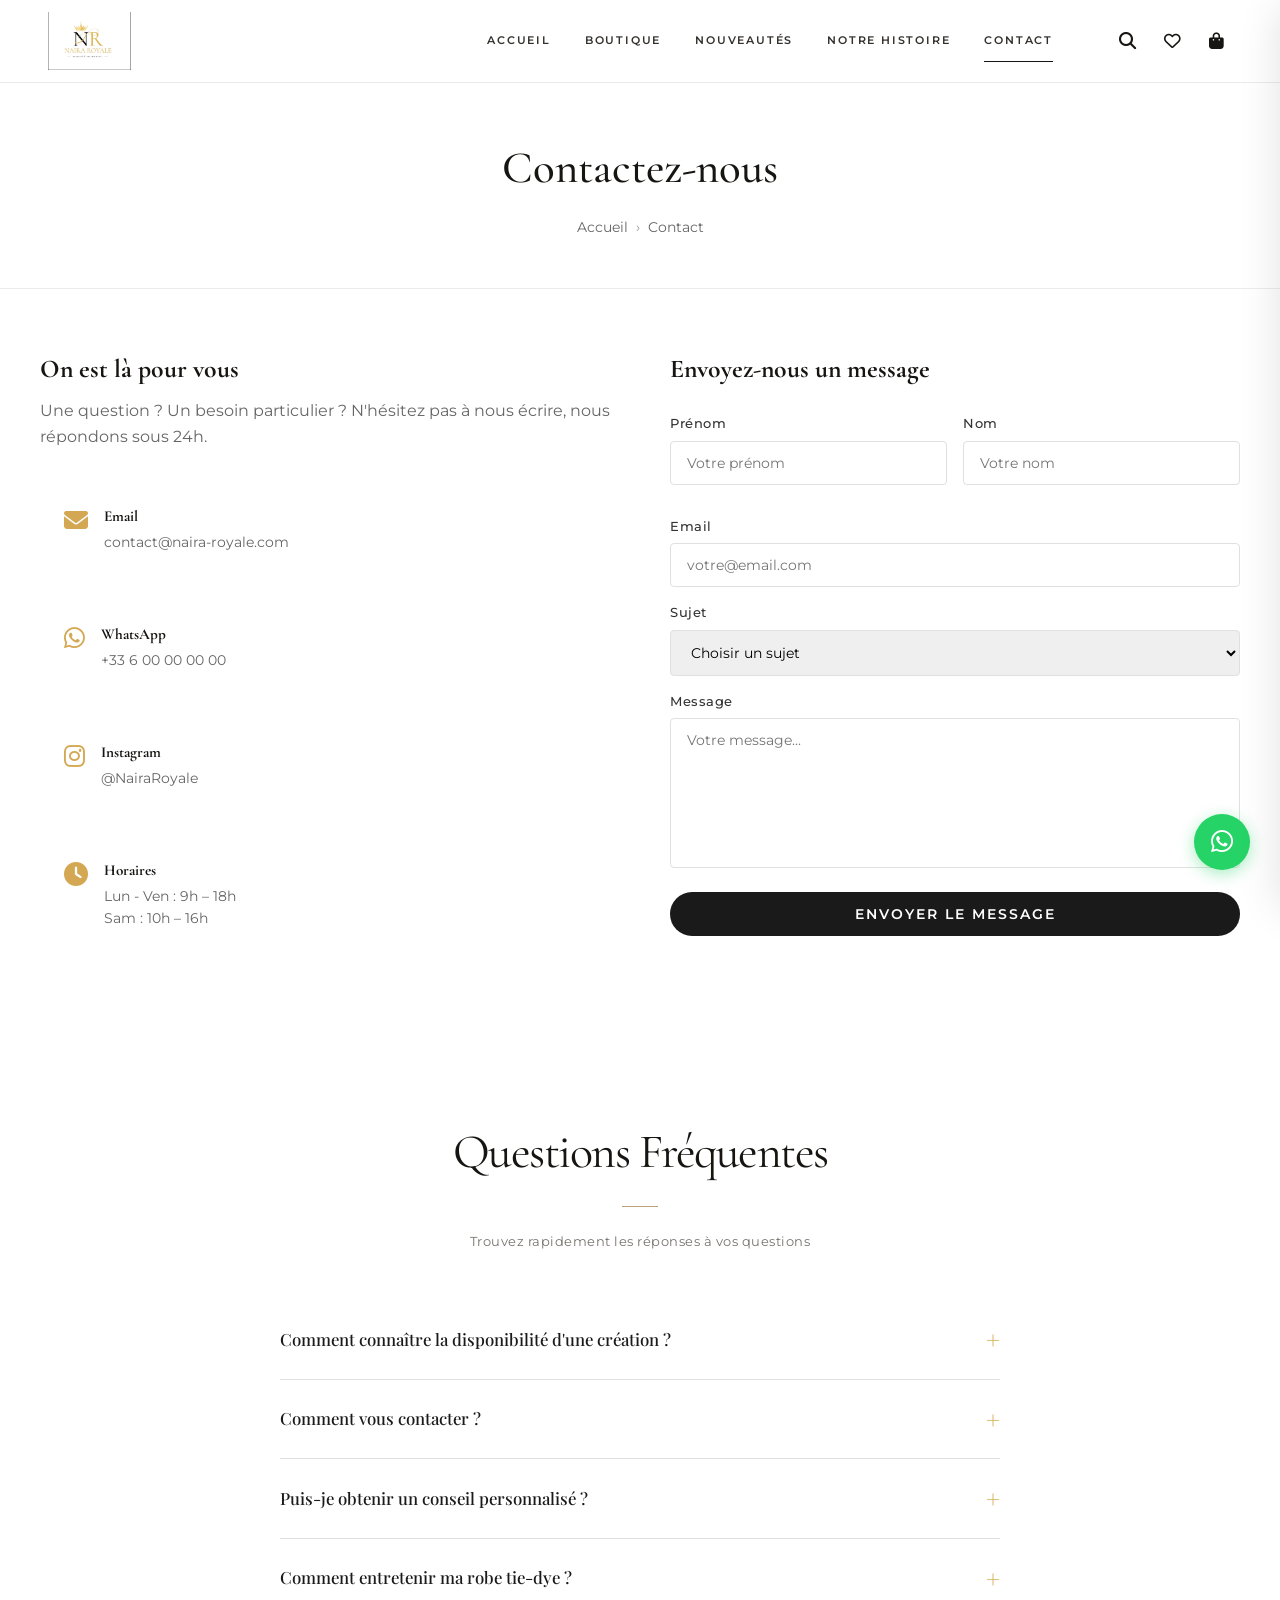
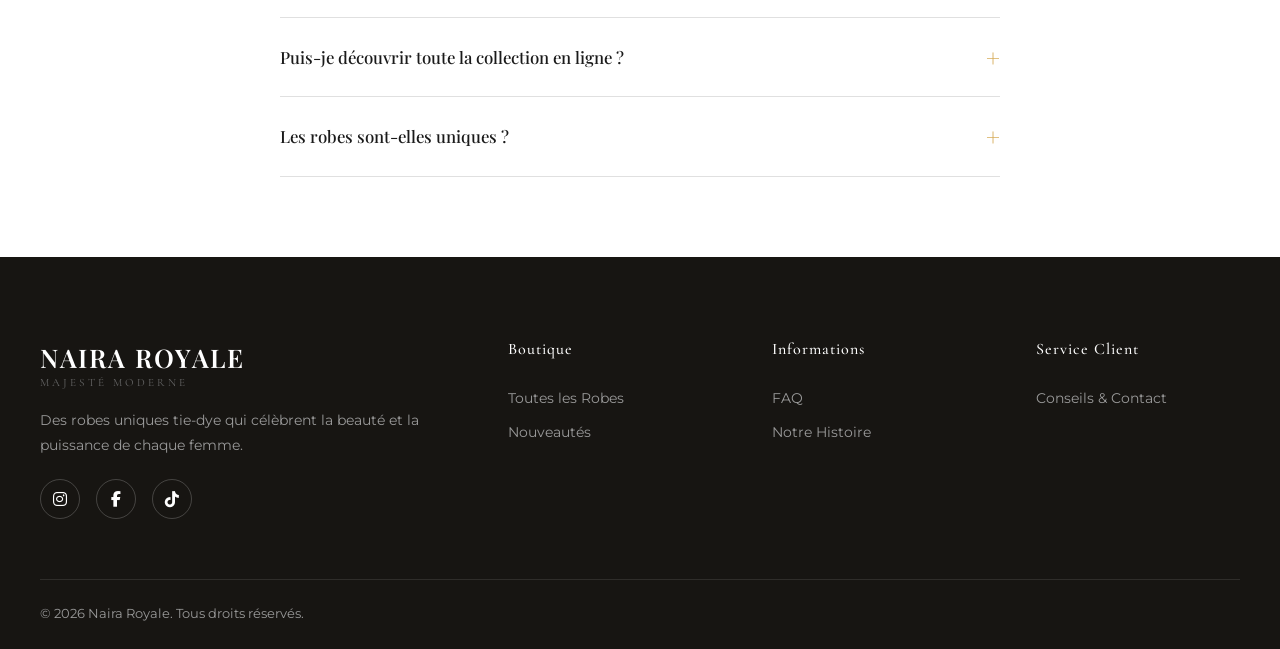
<file: contact.html>
<!DOCTYPE html>
<html lang="fr">
<head>
  <meta charset="UTF-8">
  <meta name="viewport" content="width=device-width, initial-scale=1.0">
  <title>Contact & FAQ — Naira Royale</title>
  <link rel="stylesheet" href="css/style.css">
  <link rel="stylesheet" href="https://cdnjs.cloudflare.com/ajax/libs/font-awesome/6.5.1/css/all.min.css">
  <link rel="icon" type="image/jpeg" href="img/logo/logo-naira-royale.jpg">
</head>
<body>

  <!-- Header -->
  <header class="header" id="header">
    <div class="header-inner">
      <button class="menu-toggle" id="menuToggle" aria-label="Menu"><span></span><span></span><span></span></button>
      <a href="index.html" class="logo"><img src="img/logo/logo-naira-royale.jpg" alt="Naira Royale Logo"></a>
      <nav class="nav-main" id="navMain">
        <a href="index.html">Accueil</a>
        <a href="catalogue.html">Boutique</a>
        <a href="catalogue.html?collection=nouveautes">Nouveautés</a>
        <a href="index.html#story">Notre Histoire</a>
        <a href="contact.html" class="active">Contact</a>
      </nav>
      <div class="header-actions">
        <button class="header-action-btn" id="searchBtn"><i class="fas fa-search"></i></button>
        <a href="#" class="header-action-btn" id="wishlistBtn" role="button" aria-label="Favoris" aria-controls="wishlistPanel" aria-expanded="false">
          <i class="far fa-heart"></i>
          <span class="cart-count wishlist-count" style="display:none;">0</span>
        </a>
        <button class="header-action-btn" id="cartBtn" aria-label="Panier">
          <i class="fas fa-shopping-bag"></i>
          <span class="cart-count" id="cartCount">0</span>
        </button>
      </div>
    </div>
  </header>

  <div class="search-overlay" id="searchOverlay">
    <button class="search-close" id="searchClose">&times;</button>
    <div class="search-overlay-inner"><input type="text" placeholder="Rechercher..." id="searchInput"></div>
  </div>

  <!-- Page Header -->
  <div class="page-header">
    <div class="container">
      <h1>Contactez-nous</h1>
      <div class="breadcrumb">
        <a href="index.html">Accueil</a>
        <span class="sep">›</span>
        <span>Contact</span>
      </div>
    </div>
  </div>

  <!-- Contact Section -->
  <section>
    <div class="container">
      <div class="contact-layout">
        <!-- Contact Info -->
        <div>
          <h2 style="font-size:1.6rem; margin-bottom:8px;">On est là pour vous</h2>
          <p style="color:var(--gray); margin-bottom:30px;">Une question ? Un besoin particulier ? N'hésitez pas à nous écrire, nous répondons sous 24h.</p>

          <div class="contact-info-card">
            <i class="fas fa-envelope"></i>
            <div>
              <h4>Email</h4>
              <p>contact@naira-royale.com</p>
            </div>
          </div>
          <div class="contact-info-card">
            <i class="fab fa-whatsapp"></i>
            <div>
              <h4>WhatsApp</h4>
              <p>+33 6 00 00 00 00</p>
            </div>
          </div>
          <div class="contact-info-card">
            <i class="fab fa-instagram"></i>
            <div>
              <h4>Instagram</h4>
              <p>@NairaRoyale</p>
            </div>
          </div>
          <div class="contact-info-card">
            <i class="fas fa-clock"></i>
            <div>
              <h4>Horaires</h4>
              <p>Lun - Ven : 9h – 18h<br>Sam : 10h – 16h</p>
            </div>
          </div>
        </div>

        <!-- Contact Form -->
        <div class="contact-form">
          <h2 style="font-size:1.6rem; margin-bottom:24px;">Envoyez-nous un message</h2>
          <form onsubmit="return handleContact(event)">
            <div class="form-row">
              <div class="form-group">
                <label>Prénom</label>
                <input type="text" placeholder="Votre prénom" required>
              </div>
              <div class="form-group">
                <label>Nom</label>
                <input type="text" placeholder="Votre nom" required>
              </div>
            </div>
            <div class="form-group" style="margin-bottom:16px;">
              <label>Email</label>
              <input type="email" placeholder="votre@email.com" required>
            </div>
            <div class="form-group" style="margin-bottom:16px;">
              <label>Sujet</label>
              <select required>
                <option value="">Choisir un sujet</option>
                <option>Disponibilité d'une création</option>
                <option>Conseil personnalisé</option>
                <option>Collaboration</option>
                <option>Autre</option>
              </select>
            </div>
            <div class="form-group" style="margin-bottom:24px;">
              <label>Message</label>
              <textarea placeholder="Votre message..." required></textarea>
            </div>
            <button type="submit" class="btn btn-primary" style="width:100%;">Envoyer le message</button>
          </form>
        </div>
      </div>
    </div>
  </section>

  <!-- FAQ Section -->
  <section class="faq-section" id="faq">
    <div class="container" style="max-width:800px;">
      <h2 class="section-title">Questions Fréquentes</h2>
      <div class="gold-line"></div>
      <p class="section-subtitle">Trouvez rapidement les réponses à vos questions</p>

      <div class="faq-list">
        <div class="faq-item">
          <div class="faq-question" onclick="toggleFaq(this)">
            Comment connaître la disponibilité d'une création ?
            <span class="icon">+</span>
          </div>
          <div class="faq-answer">
            <div class="faq-answer-inner">
              Contactez-nous pour obtenir des informations sur une robe et sa disponibilité.
            </div>
          </div>
        </div>

        <div class="faq-item">
          <div class="faq-question" onclick="toggleFaq(this)">
            Comment vous contacter ?
            <span class="icon">+</span>
          </div>
          <div class="faq-answer">
            <div class="faq-answer-inner">
              Vous pouvez nous écrire par e-mail, nous joindre sur WhatsApp ou nous retrouver sur Instagram. Notre équipe vous répond sous 24h.
            </div>
          </div>
        </div>

        <div class="faq-item">
          <div class="faq-question" onclick="toggleFaq(this)">
            Puis-je obtenir un conseil personnalisé ?
            <span class="icon">+</span>
          </div>
          <div class="faq-answer">
            <div class="faq-answer-inner">
              Bien sûr. Envoyez-nous un message en précisant la création qui vous intéresse, et nous vous guiderons.
            </div>
          </div>
        </div>

        <div class="faq-item">
          <div class="faq-question" onclick="toggleFaq(this)">
            Comment entretenir ma robe tie-dye ?
            <span class="icon">+</span>
          </div>
          <div class="faq-answer">
            <div class="faq-answer-inner">
              Nous recommandons un lavage à la main à 30°C avec des couleurs similaires. Évitez la javel et le sèche-linge. Séchez à l'air libre et repassez à température moyenne si nécessaire.
            </div>
          </div>
        </div>

        <div class="faq-item">
          <div class="faq-question" onclick="toggleFaq(this)">
            Puis-je découvrir toute la collection en ligne ?
            <span class="icon">+</span>
          </div>
          <div class="faq-answer">
            <div class="faq-answer-inner">
              Oui, parcourez notre catalogue pour découvrir toutes les créations et leurs détails.
            </div>
          </div>
        </div>

        <div class="faq-item">
          <div class="faq-question" onclick="toggleFaq(this)">
            Les robes sont-elles uniques ?
            <span class="icon">+</span>
          </div>
          <div class="faq-answer">
            <div class="faq-answer-inner">
              Oui ! Chaque robe est teinte à la main avec notre procédé tie-dye artisanal. Les motifs et les couleurs peuvent varier d'une pièce à l'autre.
            </div>
          </div>
        </div>
      </div>
    </div>
  </section>

  <!-- Footer -->
  <footer class="footer">
    <div class="container">
      <div class="footer-grid">
        <div class="footer-brand">
          <div class="logo-text">NAIRA ROYALE<span class="logo-sub">Majesté Moderne</span></div>
          <p>Des robes uniques tie-dye qui célèbrent la beauté et la puissance de chaque femme.</p>
          <div class="footer-social">
            <a href="#"><i class="fab fa-instagram"></i></a>
            <a href="#"><i class="fab fa-facebook-f"></i></a>
            <a href="#"><i class="fab fa-tiktok"></i></a>
          </div>
        </div>
        <div class="footer-col"><h4>Boutique</h4><a href="catalogue.html">Toutes les Robes</a><a href="catalogue.html?collection=nouveautes">Nouveautés</a></div>
        <div class="footer-col"><h4>Informations</h4><a href="#faq">FAQ</a><a href="index.html#story">Notre Histoire</a></div>
        <div class="footer-col"><h4>Service Client</h4><a href="contact.html">Conseils & Contact</a></div>
      </div>
      <div class="footer-bottom">
        <p>© 2026 Naira Royale. Tous droits réservés.</p>
      </div>
    </div>
  </footer>

  <a href="https://wa.me/33600000000" class="whatsapp-btn" target="_blank"><i class="fab fa-whatsapp"></i></a>
  <button class="back-to-top" id="backToTop"><i class="fas fa-chevron-up"></i></button>
  <div class="toast" id="toast"></div>

  <script src="js/main.js"></script>
</body>
</html>
</file>
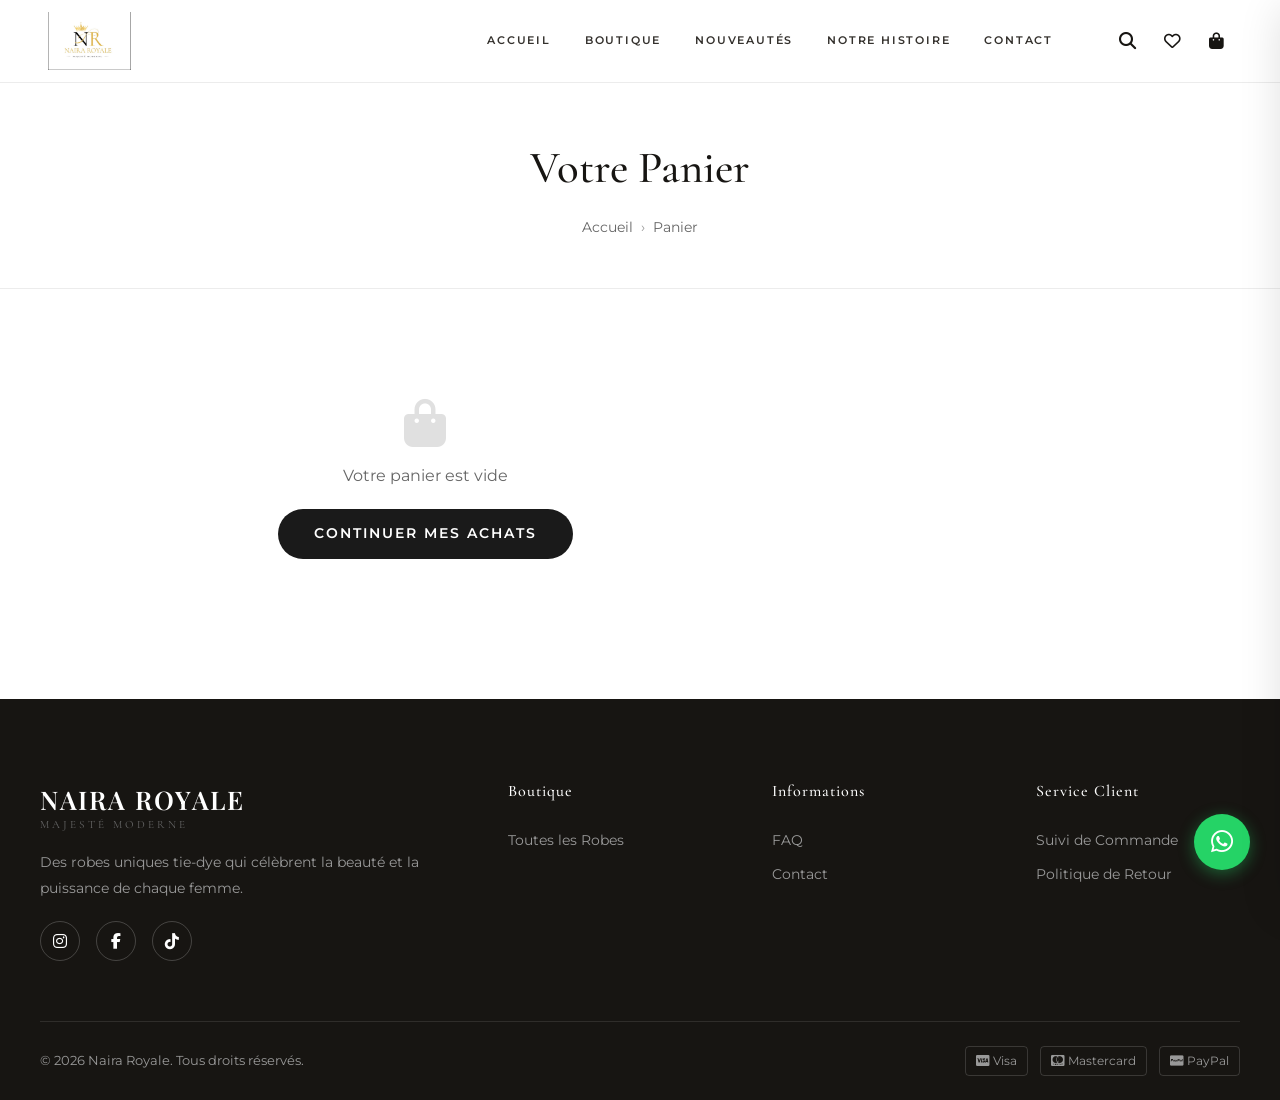
<file: panier.html>
<!DOCTYPE html>
<html lang="fr">
<head>
  <meta charset="UTF-8">
  <meta name="viewport" content="width=device-width, initial-scale=1.0">
  <title>Panier — Naira Royale</title>
  <link rel="stylesheet" href="css/style.css">
  <link rel="stylesheet" href="https://cdnjs.cloudflare.com/ajax/libs/font-awesome/6.5.1/css/all.min.css">
  <link rel="icon" type="image/jpeg" href="img/logo/logo-naira-royale.jpg">
</head>
<body>

  <!-- Header -->
  <header class="header" id="header">
    <div class="header-inner">
      <button class="menu-toggle" id="menuToggle" aria-label="Menu"><span></span><span></span><span></span></button>
      <a href="index.html" class="logo"><img src="img/logo/logo-naira-royale.jpg" alt="Naira Royale Logo"></a>
      <nav class="nav-main" id="navMain">
        <a href="index.html">Accueil</a>
        <a href="catalogue.html">Boutique</a>
        <a href="catalogue.html?collection=nouveautes">Nouveautés</a>
        <a href="index.html#story">Notre Histoire</a>
        <a href="contact.html">Contact</a>
      </nav>
      <div class="header-actions">
        <button class="header-action-btn" id="searchBtn"><i class="fas fa-search"></i></button>
        <a href="#" class="header-action-btn" id="wishlistBtn"><i class="far fa-heart"></i></a>
        <button class="header-action-btn" id="cartBtn">
          <i class="fas fa-shopping-bag"></i>
          <span class="cart-count" id="cartCount">0</span>
        </button>
      </div>
    </div>
  </header>

  <div class="search-overlay" id="searchOverlay">
    <button class="search-close" id="searchClose">&times;</button>
    <div class="search-overlay-inner"><input type="text" placeholder="Rechercher..." id="searchInput"></div>
  </div>

  <!-- Page Header -->
  <div class="page-header">
    <div class="container">
      <h1>Votre Panier</h1>
      <div class="breadcrumb">
        <a href="index.html">Accueil</a>
        <span class="sep">›</span>
        <span>Panier</span>
      </div>
    </div>
  </div>

  <!-- Cart Page Content -->
  <section class="cart-page">
    <div class="container">
      <div class="cart-page-layout" id="cartPageLayout">
        <!-- Left: Cart Table -->
        <div>
          <table class="cart-table" id="cartTable">
            <thead>
              <tr>
                <th style="width:50%;">Produit</th>
                <th>Prix</th>
                <th>Quantité</th>
                <th>Total</th>
                <th></th>
              </tr>
            </thead>
            <tbody id="cartTableBody">
              <!-- Filled by JS -->
            </tbody>
          </table>
          <div id="cartPageEmpty" style="text-align:center; padding:60px 0; display:none;">
            <i class="fas fa-shopping-bag" style="font-size:3rem; color:var(--gray-lighter); margin-bottom:16px;"></i>
            <p style="color:var(--gray); margin-bottom:20px;">Votre panier est vide</p>
            <a href="catalogue.html" class="btn btn-primary">Continuer mes achats</a>
          </div>
        </div>

        <!-- Right: Summary -->
        <div class="cart-summary" id="cartSummary">
          <h3>Récapitulatif</h3>
          <div class="summary-row">
            <span>Sous-total</span>
            <span id="summarySubtotal">0,00 €</span>
          </div>
          <div class="summary-row">
            <span>Livraison</span>
            <span id="summaryShipping">Calculée à l'étape suivante</span>
          </div>
          <div class="promo-code">
            <input type="text" placeholder="Code promo">
            <button type="button">Appliquer</button>
          </div>
          <div class="summary-row total">
            <span>Total</span>
            <span class="amount" id="summaryTotal">0,00 €</span>
          </div>
          <a href="checkout.html" class="btn btn-primary" style="width:100%; margin-top:20px;">
            Passer la commande
          </a>
          <div class="trust-badges" style="margin-top:20px;">
            <div class="trust-badge"><i class="fas fa-credit-card"></i> Paiement à configurer</div>
            <div class="trust-badge"><i class="fas fa-truck"></i> Livraison rapide</div>
            <div class="trust-badge"><i class="fas fa-undo"></i> Retours 7 jours</div>
            <div class="trust-badge"><i class="fas fa-lock"></i> Données protégées</div>
          </div>
          <a href="catalogue.html" style="display:block; text-align:center; margin-top:16px; font-size:0.85rem; color:var(--gold-dark);">
            ← Continuer mes achats
          </a>
        </div>
      </div>
    </div>
  </section>

  <!-- Footer -->
  <footer class="footer">
    <div class="container">
      <div class="footer-grid">
        <div class="footer-brand">
          <div class="logo-text">NAIRA ROYALE<span class="logo-sub">Majesté Moderne</span></div>
          <p>Des robes uniques tie-dye qui célèbrent la beauté et la puissance de chaque femme.</p>
          <div class="footer-social">
            <a href="#"><i class="fab fa-instagram"></i></a>
            <a href="#"><i class="fab fa-facebook-f"></i></a>
            <a href="#"><i class="fab fa-tiktok"></i></a>
          </div>
        </div>
        <div class="footer-col"><h4>Boutique</h4><a href="catalogue.html">Toutes les Robes</a></div>
        <div class="footer-col"><h4>Informations</h4><a href="contact.html#faq">FAQ</a><a href="contact.html">Contact</a></div>
        <div class="footer-col"><h4>Service Client</h4><a href="#">Suivi de Commande</a><a href="#">Politique de Retour</a></div>
      </div>
      <div class="footer-bottom">
        <p>© 2026 Naira Royale. Tous droits réservés.</p>
        <div class="footer-payments">
          <span><i class="fab fa-cc-visa"></i> Visa</span>
          <span><i class="fab fa-cc-mastercard"></i> Mastercard</span>
          <span><i class="fab fa-cc-paypal"></i> PayPal</span>
        </div>
      </div>
    </div>
  </footer>

  <a href="https://wa.me/33600000000" class="whatsapp-btn" target="_blank"><i class="fab fa-whatsapp"></i></a>
  <button class="back-to-top" id="backToTop"><i class="fas fa-chevron-up"></i></button>
  <div class="toast" id="toast"></div>

  <script src="js/main.js"></script>
  <script>document.addEventListener('DOMContentLoaded', () => { renderCartPage(); });</script>
</body>
</html>
</file>
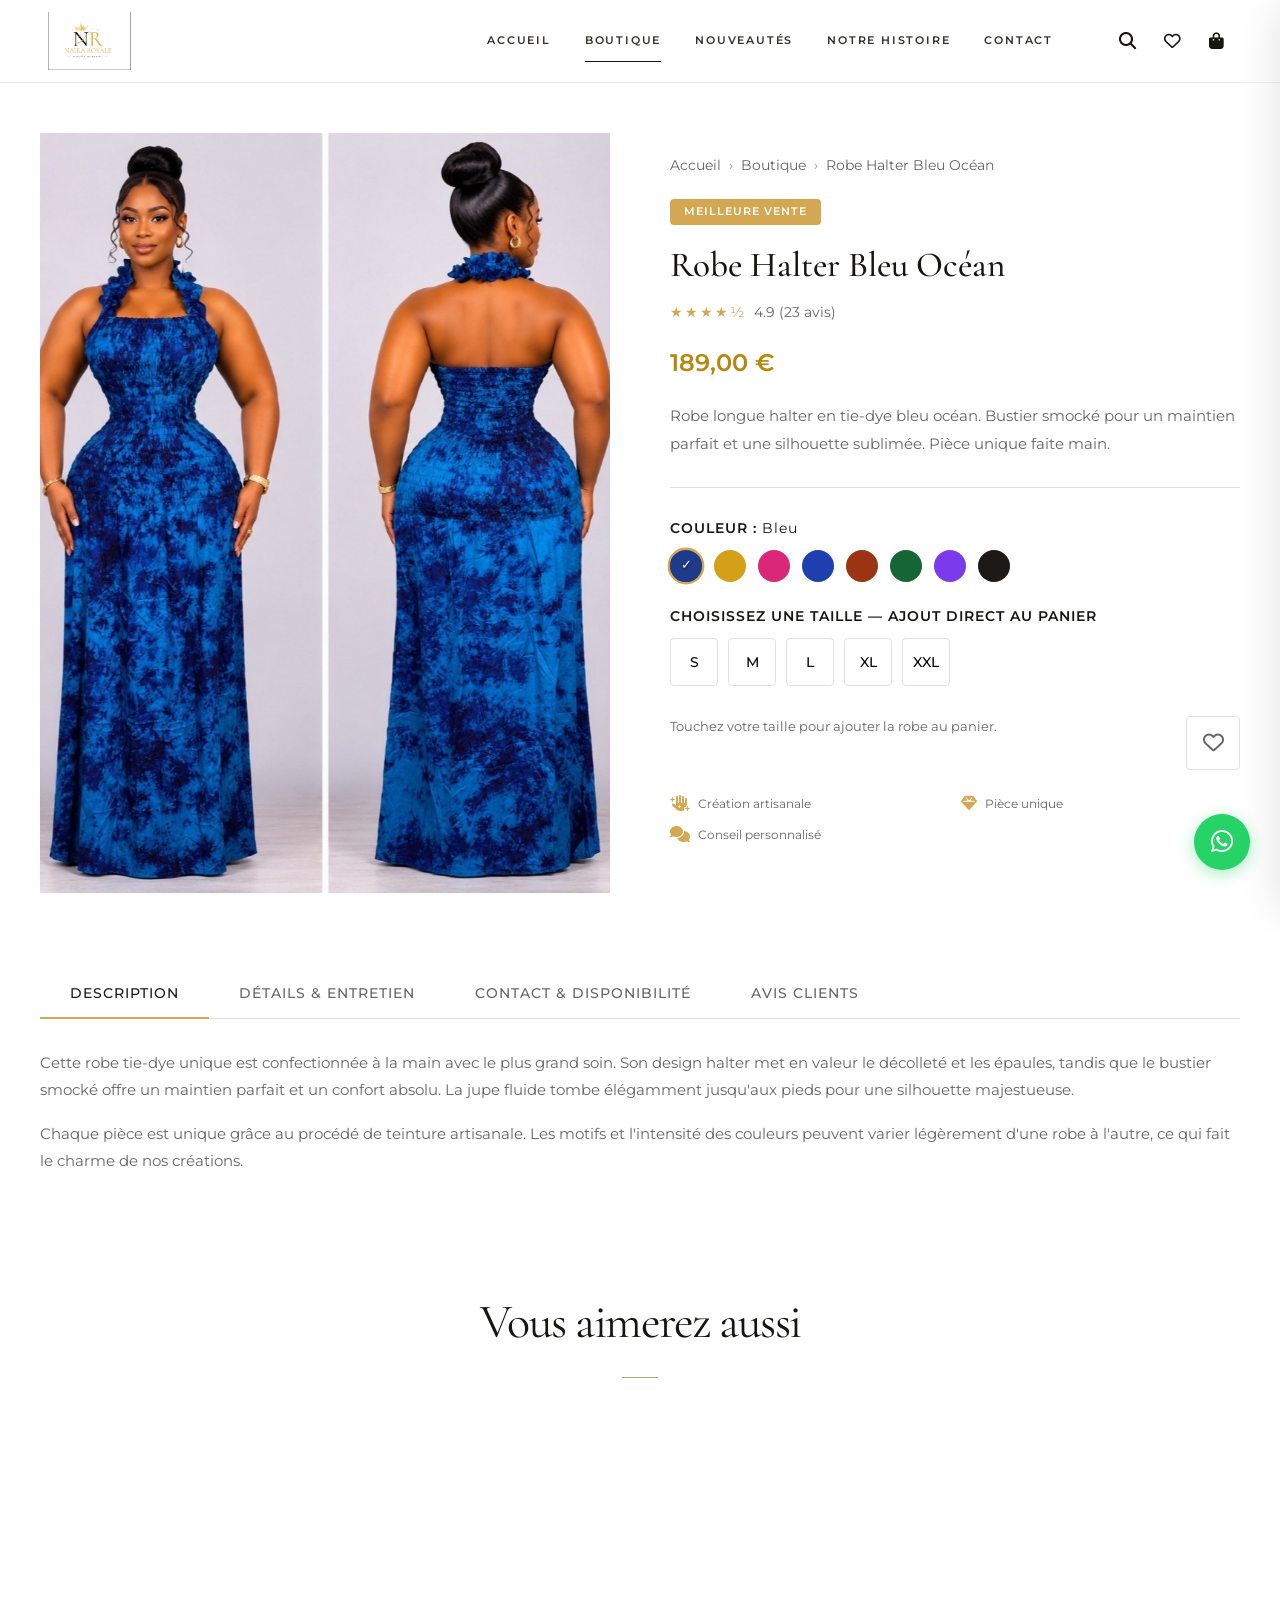
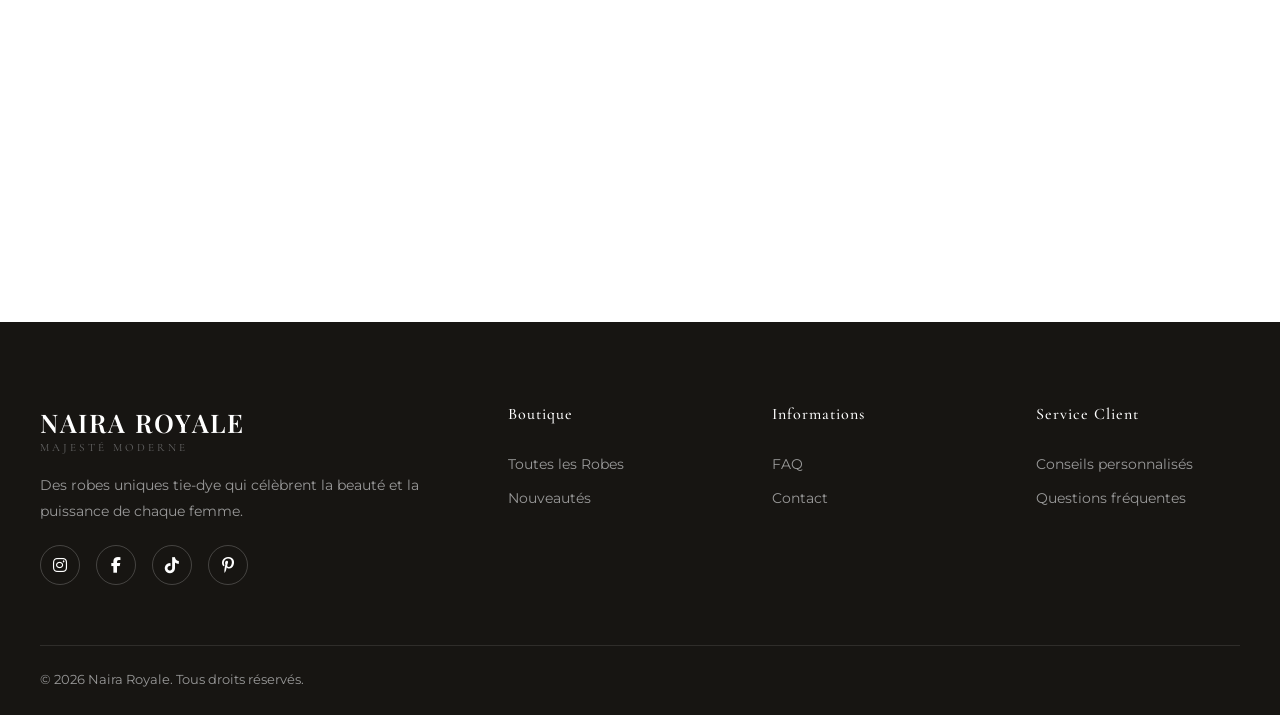
<file: product.html>
<!DOCTYPE html>
<html lang="fr">
<head>
  <meta charset="UTF-8">
  <meta name="viewport" content="width=device-width, initial-scale=1.0">
  <title>Produit — Naira Royale</title>
  <link rel="stylesheet" href="css/style.css">
  <link rel="stylesheet" href="https://cdnjs.cloudflare.com/ajax/libs/font-awesome/6.5.1/css/all.min.css">
  <link rel="icon" type="image/jpeg" href="img/logo/logo-naira-royale.jpg">
</head>
<body>

  <!-- Header -->
  <header class="header" id="header">
    <div class="header-inner">
      <button class="menu-toggle" id="menuToggle" aria-label="Menu">
        <span></span><span></span><span></span>
      </button>
      <a href="index.html" class="logo">
        <img src="img/logo/logo-naira-royale.jpg" alt="Naira Royale Logo">
      </a>
      <nav class="nav-main" id="navMain">
        <a href="index.html">Accueil</a>
        <a href="catalogue.html" class="active">Boutique</a>
        <a href="catalogue.html?collection=nouveautes">Nouveautés</a>
        <a href="index.html#story">Notre Histoire</a>
        <a href="contact.html">Contact</a>
      </nav>
      <div class="header-actions">
        <button class="header-action-btn" id="searchBtn" aria-label="Rechercher">
          <i class="fas fa-search"></i>
        </button>
        <a href="#" class="header-action-btn" id="wishlistBtn" role="button" aria-label="Favoris" aria-controls="wishlistPanel" aria-expanded="false">
          <i class="far fa-heart"></i>
          <span class="cart-count wishlist-count" style="display:none;">0</span>
        </a>
        <button class="header-action-btn" id="cartBtn" aria-label="Panier">
          <i class="fas fa-shopping-bag"></i>
          <span class="cart-count" id="cartCount">0</span>
        </button>
      </div>
    </div>
  </header>

  <!-- Search Overlay -->
  <div class="search-overlay" id="searchOverlay">
    <button class="search-close" id="searchClose">&times;</button>
    <div class="search-overlay-inner">
      <input type="text" placeholder="Rechercher un produit..." id="searchInput" autocomplete="off">
    </div>
  </div>

  <!-- Product Detail -->
  <section class="product-detail">
    <div class="container">
      <div class="product-detail-grid" id="productDetailGrid">
        <!-- Loaded by JS -->
      </div>

      <!-- Product Tabs -->
      <div class="product-tabs" id="productTabs">
        <div class="tabs-nav">
          <button class="tab-btn active" data-tab="description">Description</button>
          <button class="tab-btn" data-tab="details">Détails & Entretien</button>
          <button class="tab-btn" data-tab="livraison">Contact & Disponibilité</button>
          <button class="tab-btn" data-tab="avis">Avis Clients</button>
        </div>
        <div class="tab-content active" id="tab-description">
          <p>Cette robe tie-dye unique est confectionnée à la main avec le plus grand soin. Son design halter met en valeur le décolleté et les épaules, tandis que le bustier smocké offre un maintien parfait et un confort absolu. La jupe fluide tombe élégamment jusqu'aux pieds pour une silhouette majestueuse.</p>
          <p style="margin-top:16px;">Chaque pièce est unique grâce au procédé de teinture artisanale. Les motifs et l'intensité des couleurs peuvent varier légèrement d'une robe à l'autre, ce qui fait le charme de nos créations.</p>
        </div>
        <div class="tab-content" id="tab-details">
          <p><strong>Composition :</strong> 100% coton premium</p>
          <p><strong>Coupe :</strong> Longue, ajustée au buste, évasée</p>
          <p><strong>Fermeture :</strong> Bretelles nouées au cou</p>
          <p><strong>Bustier :</strong> Smocké élastique</p>
          <p style="margin-top:16px;"><strong>Entretien :</strong></p>
          <ul style="padding-left:20px; margin-top:8px;">
            <li style="list-style:disc; margin-bottom:4px;">Lavage à la main recommandé à 30°C</li>
            <li style="list-style:disc; margin-bottom:4px;">Ne pas utiliser de javel</li>
            <li style="list-style:disc; margin-bottom:4px;">Séchage à l'air libre</li>
            <li style="list-style:disc; margin-bottom:4px;">Repasser à température moyenne</li>
          </ul>
        </div>
        <div class="tab-content" id="tab-livraison">
          <p>Pour toute question sur cette création ou sa disponibilité, notre équipe est à votre écoute.</p>
          <p style="margin-top:16px;"><a href="contact.html" style="color:var(--gold-dark); text-decoration:underline;">Nous contacter</a></p>
        </div>
        <div class="tab-content" id="tab-avis">
          <div style="display:flex; align-items:center; gap:20px; margin-bottom:24px;">
            <div style="font-size:3rem; font-weight:700; color:var(--gold-dark);">4.9</div>
            <div>
              <div style="color:var(--gold); letter-spacing:3px;">★★★★★</div>
              <div style="font-size:0.85rem; color:var(--gray); margin-top:4px;">Basé sur 47 avis</div>
            </div>
          </div>
          <div style="border-top:1px solid var(--gray-lighter); padding-top:20px;">
            <div style="margin-bottom:20px;">
              <div style="display:flex; justify-content:space-between; margin-bottom:4px;">
                <strong style="font-size:0.9rem;">Aminata K.</strong>
                <span style="color:var(--gold); font-size:0.85rem;">★★★★★</span>
              </div>
              <p style="font-size:0.85rem; color:var(--gray);">Robe magnifique, les couleurs sont sublimes en vrai ! La coupe est parfaite.</p>
            </div>
            <div style="margin-bottom:20px;">
              <div style="display:flex; justify-content:space-between; margin-bottom:4px;">
                <strong style="font-size:0.9rem;">Fatou D.</strong>
                <span style="color:var(--gold); font-size:0.85rem;">★★★★★</span>
              </div>
              <p style="font-size:0.85rem; color:var(--gray);">Super qualité, je recommande à 100%. Le tissu est doux et la robe tombe parfaitement.</p>
            </div>
          </div>
        </div>
      </div>

      <!-- Recommended Products -->
      <div style="margin-top:80px;">
        <h2 class="section-title">Vous aimerez aussi</h2>
        <div class="gold-line"></div>
        <div class="products-grid" id="recommendedProducts" style="margin-top:30px;"></div>
      </div>
    </div>
  </section>

  <!-- Footer -->
  <footer class="footer">
    <div class="container">
      <div class="footer-grid">
        <div class="footer-brand">
          <div class="logo-text">NAIRA ROYALE<span class="logo-sub">Majesté Moderne</span></div>
          <p>Des robes uniques tie-dye qui célèbrent la beauté et la puissance de chaque femme.</p>
          <div class="footer-social">
            <a href="#"><i class="fab fa-instagram"></i></a>
            <a href="#"><i class="fab fa-facebook-f"></i></a>
            <a href="#"><i class="fab fa-tiktok"></i></a>
            <a href="#"><i class="fab fa-pinterest-p"></i></a>
          </div>
        </div>
        <div class="footer-col">
          <h4>Boutique</h4>
          <a href="catalogue.html">Toutes les Robes</a>
          <a href="catalogue.html?collection=nouveautes">Nouveautés</a>
        </div>
        <div class="footer-col">
          <h4>Informations</h4>
          <a href="contact.html#faq">FAQ</a>
          <a href="contact.html">Contact</a>
        </div>
        <div class="footer-col">
          <h4>Service Client</h4>
          <a href="contact.html">Conseils personnalisés</a>
          <a href="contact.html#faq">Questions fréquentes</a>
        </div>
      </div>
      <div class="footer-bottom">
        <p>© 2026 Naira Royale. Tous droits réservés.</p>
      </div>
    </div>
  </footer>

  <a href="https://wa.me/33600000000" class="whatsapp-btn" target="_blank"><i class="fab fa-whatsapp"></i></a>
  <button class="back-to-top" id="backToTop"><i class="fas fa-chevron-up"></i></button>
  <div class="toast" id="toast"></div>

  <script src="js/main.js"></script>
  <script>
    document.addEventListener('DOMContentLoaded', () => {
      renderProductDetail();
    });
  </script>
</body>
</html>
</file>
<file: css/style.css>
/* ============================================
   NAIRA ROYALE — Majesté Moderne
   Style: Classique / Épuré / Luxe
   Couleurs: Blanc #FFFFFF, Or #D4A853
   Theme: Clair
   ============================================ */

/* ---------- Google Fonts ---------- */
@import url('https://fonts.googleapis.com/css2?family=Playfair+Display:ital,wght@0,400;0,500;0,600;0,700;1,400;1,500&family=Montserrat:wght@300;400;500;600;700&family=Cormorant+Garamond:ital,wght@0,400;0,500;0,600;1,400;1,500&display=swap');

/* ---------- CSS Variables ---------- */
:root {
  --white: #FFFFFF;
  --off-white: #FFFFFF;
  --cream: #FFFFFF;
  --beige-light: #FFFFFF;
  --gold: #D4A853;
  --gold-dark: #B8860B;
  --gold-light: #E8D5A8;
  --black: #1A1A1A;
  --gray-dark: #333333;
  --gray: #666666;
  --gray-light: #999999;
  --gray-lighter: #E0E0E0;
  --gray-bg: #F5F5F5;
  --success: #2E7D32;
  --error: #C62828;
  --shadow-sm: 0 2px 8px rgba(0,0,0,0.06);
  --shadow-md: 0 4px 20px rgba(0,0,0,0.08);
  --shadow-lg: 0 8px 40px rgba(0,0,0,0.12);
  --radius-sm: 4px;
  --radius-md: 8px;
  --radius-lg: 16px;
  --transition: all 0.3s cubic-bezier(0.4, 0, 0.2, 1);
  --font-heading: 'Playfair Display', Georgia, serif;
  --font-body: 'Montserrat', 'Segoe UI', sans-serif;
  --font-accent: 'Cormorant Garamond', Georgia, serif;
  --max-width: 1400px;
  --header-height: 82px;
}

/* ---------- Reset ---------- */
*, *::before, *::after {
  margin: 0;
  padding: 0;
  box-sizing: border-box;
}

html {
  scroll-behavior: smooth;
  font-size: 16px;
}

body {
  font-family: var(--font-body);
  color: var(--black);
  background: var(--white);
  line-height: 1.6;
  overflow-x: hidden;
  -webkit-font-smoothing: antialiased;
}

a {
  text-decoration: none;
  color: inherit;
  transition: var(--transition);
}

ul, ol { list-style: none; }

img {
  max-width: 100%;
  height: auto;
  display: block;
}

button {
  cursor: pointer;
  border: none;
  background: none;
  font-family: inherit;
  transition: var(--transition);
}

input, select, textarea {
  font-family: inherit;
  font-size: inherit;
  border: 1px solid var(--gray-lighter);
  outline: none;
  transition: var(--transition);
}

input:focus, select:focus, textarea:focus {
  border-color: var(--gold);
}

/* ---------- Utility Classes ---------- */
.container {
  width: 100%;
  max-width: var(--max-width);
  margin: 0 auto;
  padding: 0 40px;
}

.section-title {
  font-family: var(--font-heading);
  font-size: 2.4rem;
  font-weight: 500;
  text-align: center;
  margin-bottom: 0.5rem;
  color: var(--black);
  letter-spacing: 1px;
}

.section-subtitle {
  font-family: var(--font-accent);
  font-size: 1.15rem;
  text-align: center;
  color: var(--gray);
  margin-bottom: 3rem;
  font-style: italic;
  letter-spacing: 0.5px;
}

.gold-line {
  width: 60px;
  height: 2px;
  background: var(--gold);
  margin: 1rem auto 1.5rem;
}

.btn {
  display: inline-flex;
  align-items: center;
  justify-content: center;
  gap: 8px;
  padding: 14px 36px;
  font-size: 0.85rem;
  font-weight: 600;
  letter-spacing: 2px;
  text-transform: uppercase;
  border-radius: var(--radius-sm);
  transition: var(--transition);
}

.btn-primary {
  background: var(--black);
  color: var(--white);
}

.btn-primary:hover {
  background: var(--gold-dark);
  transform: translateY(-2px);
  box-shadow: var(--shadow-md);
}

.btn-gold {
  background: var(--gold);
  color: var(--white);
}

.btn-gold:hover {
  background: var(--gold-dark);
  transform: translateY(-2px);
  box-shadow: var(--shadow-md);
}

.btn-outline {
  border: 2px solid var(--black);
  color: var(--black);
  background: transparent;
}

.btn-outline:hover {
  background: var(--black);
  color: var(--white);
  transform: translateY(-2px);
}

.btn-outline-gold {
  border: 2px solid var(--gold);
  color: var(--gold);
  background: transparent;
}

.btn-outline-gold:hover {
  background: var(--gold);
  color: var(--white);
}

/* ---------- Announcement Bar ---------- */
.announcement-bar {
  background: var(--black);
  color: var(--white);
  text-align: center;
  padding: 10px 20px;
  font-size: 0.8rem;
  letter-spacing: 1.5px;
  text-transform: uppercase;
  font-weight: 400;
}

.announcement-bar span {
  color: var(--gold);
}

/* ---------- Header / Navigation ---------- */
.header {
  position: sticky;
  top: 0;
  z-index: 1000;
  background: var(--white);
  border-bottom: 1px solid rgba(0,0,0,0.05);
  transition: var(--transition);
}

.header.scrolled {
  box-shadow: var(--shadow-sm);
}

.header-inner {
  display: flex;
  align-items: center;
  justify-content: space-between;
  height: var(--header-height);
  padding: 0 40px;
  max-width: var(--max-width);
  margin: 0 auto;
}

.logo {
  display: flex;
  align-items: center;
}

.logo img {
  height: 60px;
  width: auto;
}

.logo-text {
  font-family: var(--font-heading);
  font-size: 1.6rem;
  font-weight: 600;
  color: var(--black);
  letter-spacing: 2px;
}

.logo-text .logo-sub {
  display: block;
  font-family: var(--font-accent);
  font-size: 0.7rem;
  font-weight: 400;
  letter-spacing: 3px;
  text-transform: uppercase;
  color: var(--gray);
  margin-top: -4px;
}

.nav-main {
  display: flex;
  align-items: center;
  gap: 36px;
}

.nav-main a {
  font-size: 0.8rem;
  font-weight: 500;
  letter-spacing: 1.5px;
  text-transform: uppercase;
  color: var(--gray-dark);
  position: relative;
  padding: 4px 0;
}

.nav-main a::after {
  content: '';
  position: absolute;
  bottom: -2px;
  left: 0;
  width: 0;
  height: 1.5px;
  background: var(--gold);
  transition: width 0.3s ease;
}

.nav-main a:hover::after,
.nav-main a.active::after {
  width: 100%;
}

.nav-main a:hover {
  color: var(--black);
}

.header-actions {
  display: flex;
  align-items: center;
  gap: 20px;
}

.header-action-btn {
  position: relative;
  font-size: 1.2rem;
  color: var(--gray-dark);
  padding: 8px;
}

.header-action-btn:hover {
  color: var(--gold);
}

.cart-count {
  position: absolute;
  top: 0;
  right: 0;
  background: var(--gold);
  color: var(--white);
  width: 18px;
  height: 18px;
  border-radius: 50%;
  display: flex;
  align-items: center;
  justify-content: center;
  font-size: 0.65rem;
  font-weight: 700;
}

/* Mobile Menu Toggle */
.menu-toggle {
  display: none;
  flex-direction: column;
  gap: 5px;
  padding: 8px;
  cursor: pointer;
}

.menu-toggle span {
  width: 24px;
  height: 2px;
  background: var(--black);
  transition: var(--transition);
}

/* Search Overlay */
.search-overlay {
  position: fixed;
  top: 0;
  left: 0;
  right: 0;
  bottom: 0;
  background: rgba(255,255,255,0.97);
  z-index: 2000;
  display: flex;
  align-items: flex-start;
  justify-content: center;
  padding-top: 20vh;
  opacity: 0;
  visibility: hidden;
  transition: var(--transition);
}

.search-overlay.active {
  opacity: 1;
  visibility: visible;
}

.search-overlay-inner {
  width: 100%;
  max-width: 600px;
  padding: 0 20px;
}

.search-overlay input {
  width: 100%;
  border: none;
  border-bottom: 2px solid var(--black);
  font-family: var(--font-heading);
  font-size: 2rem;
  padding: 16px 0;
  background: transparent;
  color: var(--black);
  text-align: center;
}

.search-overlay input::placeholder {
  color: var(--gray-light);
}

.search-close {
  position: absolute;
  top: 40px;
  right: 40px;
  font-size: 2rem;
  color: var(--black);
  cursor: pointer;
}

/* ---------- Hero Section ---------- */
.hero {
  position: relative;
  height: 90vh;
  min-height: 600px;
  display: flex;
  align-items: center;
  justify-content: center;
  overflow: hidden;
  background: linear-gradient(135deg, var(--cream) 0%, var(--white) 50%, var(--beige-light) 100%);
}

.hero-bg-pattern {
  position: absolute;
  top: 0;
  left: 0;
  right: 0;
  bottom: 0;
  opacity: 0.03;
  background-image: repeating-linear-gradient(
    45deg,
    transparent,
    transparent 50px,
    var(--gold) 50px,
    var(--gold) 51px
  );
}

.hero-content {
  position: relative;
  text-align: center;
  z-index: 2;
  max-width: 800px;
  padding: 0 40px;
}

.hero-crown {
  font-size: 3rem;
  color: var(--gold);
  margin-bottom: 1rem;
  animation: fadeInDown 1s ease;
}

.hero-title {
  font-family: var(--font-heading);
  font-size: 4rem;
  font-weight: 500;
  line-height: 1.15;
  margin-bottom: 0.5rem;
  color: var(--black);
  animation: fadeInUp 1s ease 0.2s both;
}

.hero-title .gold {
  color: var(--gold);
}

.hero-tagline {
  font-family: var(--font-accent);
  font-size: 1.5rem;
  color: var(--gray);
  font-style: italic;
  margin-bottom: 2rem;
  letter-spacing: 2px;
  animation: fadeInUp 1s ease 0.4s both;
}

.hero-cta {
  display: flex;
  gap: 16px;
  justify-content: center;
  animation: fadeInUp 1s ease 0.6s both;
}

.hero-scroll {
  position: absolute;
  bottom: 40px;
  left: 50%;
  transform: translateX(-50%);
  display: flex;
  flex-direction: column;
  align-items: center;
  gap: 8px;
  color: var(--gray-light);
  font-size: 0.7rem;
  letter-spacing: 2px;
  text-transform: uppercase;
  animation: bounce 2s ease infinite;
}

.hero-scroll .arrow {
  width: 1px;
  height: 40px;
  background: var(--gold);
  position: relative;
}

.hero-scroll .arrow::after {
  content: '';
  position: absolute;
  bottom: 0;
  left: -4px;
  width: 9px;
  height: 9px;
  border-right: 1px solid var(--gold);
  border-bottom: 1px solid var(--gold);
  transform: rotate(45deg);
}

/* Decorative gold corners for hero */
.hero::before,
.hero::after {
  content: '';
  position: absolute;
  width: 100px;
  height: 100px;
  border: 1px solid var(--gold-light);
  opacity: 0.5;
}

.hero::before {
  top: 60px;
  left: 60px;
  border-right: none;
  border-bottom: none;
}

.hero::after {
  bottom: 60px;
  right: 60px;
  border-left: none;
  border-top: none;
}

/* ---------- Trust Bar ---------- */
.trust-bar {
  background: var(--off-white);
  border-top: 1px solid var(--gray-lighter);
  border-bottom: 1px solid var(--gray-lighter);
  padding: 12px 0;
}

.trust-bar-inner {
  display: flex;
  align-items: center;
  justify-content: center;
  gap: 42px;
  flex-wrap: wrap;
}

.trust-item {
  display: flex;
  align-items: center;
  gap: 8px;
  font-size: 0.68rem;
  font-weight: 500;
  letter-spacing: 0.5px;
  color: var(--gray-dark);
}

.trust-item i {
  font-size: 1rem;
  color: var(--gold);
}

/* ---------- Featured Products ---------- */
.section-products {
  padding: 80px 0;
  background: var(--white);
}

.featured-layout {
  display: grid;
  grid-template-columns: minmax(0, 1fr);
  align-items: start;
  gap: 0;
}

.featured-visual {
  position: relative;
  isolation: isolate;
  display: block;
  padding: 0 9% 8% 0;
}

.featured-visual::before {
  position: absolute;
  z-index: -1;
  right: 0;
  bottom: 0;
  width: 84%;
  height: 84%;
  background: #ead9c6;
  content: "";
}

.featured-visual img {
  width: 100%;
  height: clamp(420px, 40vw, 560px);
  object-fit: cover;
  object-position: center;
}

.featured-visual-caption {
  position: absolute;
  bottom: calc(8% + 18px);
  left: 18px;
  color: var(--white);
  font-size: 0.65rem;
  letter-spacing: 1.5px;
  text-transform: uppercase;
  text-shadow: 0 1px 5px rgba(0, 0, 0, 0.7);
}

.featured-content {
  min-width: 0;
}

.featured-kicker {
  display: inline-flex;
  align-items: center;
  gap: 12px;
  margin-bottom: 12px;
  color: #77736d;
  font-size: 0.65rem;
  letter-spacing: 1.4px;
  text-transform: uppercase;
}

.featured-kicker span,
.featured-view-all span {
  color: var(--champagne);
  font-size: 1rem;
}

.featured-title {
  margin-bottom: 22px;
  color: var(--ink);
  font-family: var(--font-accent);
  font-size: clamp(3.2rem, 5vw, 5rem);
  font-weight: 400;
  letter-spacing: -2px;
  line-height: 0.98;
}

.featured-description {
  max-width: 660px;
  margin-bottom: 30px;
  color: #77736d;
  font-size: 0.82rem;
  line-height: 1.8;
}

.featured-carousel-heading {
  display: flex;
  align-items: center;
  justify-content: space-between;
  margin-bottom: 12px;
  color: #77736d;
  font-size: 0.65rem;
  letter-spacing: 1.2px;
  text-transform: uppercase;
}

.featured-carousel-controls {
  display: flex;
  gap: 16px;
}

.featured-carousel-arrow {
  display: inline-flex;
  align-items: center;
  justify-content: center;
  padding: 2px 0;
  color: var(--ink);
  font-size: 1.4rem;
  font-family: Arial, sans-serif;
  font-weight: 300;
  line-height: 1;
}

.featured-carousel-arrow:hover,
.featured-carousel-arrow:focus-visible {
  color: var(--champagne);
}

.products-grid.featured-carousel {
  display: flex;
  gap: 18px;
  overflow-x: auto;
  padding-bottom: 8px;
  scroll-behavior: smooth;
  scroll-snap-type: x mandatory;
  scrollbar-width: none;
  -webkit-overflow-scrolling: touch;
}

.featured-carousel::-webkit-scrollbar {
  display: none;
}

.featured-carousel .product-card {
  flex: 0 0 clamp(160px, 29%, 220px);
  min-width: 0;
  scroll-snap-align: start;
}

.featured-carousel .product-card-info {
  padding-top: 12px;
}

.featured-carousel .product-card-name {
  font-size: 1rem;
}

.featured-bottom {
  display: flex;
  align-items: center;
  justify-content: space-between;
  gap: 24px;
  margin-top: 12px;
}

.featured-signatures {
  display: flex;
  flex-wrap: wrap;
  gap: 18px;
  color: #77736d;
  font-size: 0.58rem;
  letter-spacing: 0.8px;
  text-transform: uppercase;
}

.featured-view-all {
  display: inline-flex;
  align-items: center;
  flex: 0 0 auto;
  gap: 8px;
  color: var(--ink);
  font-size: 0.65rem;
  letter-spacing: 0.6px;
  text-transform: uppercase;
}

.featured-view-all:hover {
  color: var(--champagne);
}

.products-grid {
  display: grid;
  grid-template-columns: repeat(4, 1fr);
  gap: 30px;
}

.product-card {
  position: relative;
  background: var(--white);
  border-radius: var(--radius-md);
  overflow: hidden;
  transition: var(--transition);
}

.product-card:hover {
  transform: translateY(-6px);
  box-shadow: var(--shadow-lg);
}

.product-card-img {
  position: relative;
  overflow: hidden;
  aspect-ratio: 3/4;
  background: var(--gray-bg);
}

.product-card-img img {
  width: 100%;
  height: 100%;
  object-fit: cover;
  transition: transform 0.6s cubic-bezier(0.4, 0, 0.2, 1);
}

.product-badge {
  position: absolute;
  top: 12px;
  left: 12px;
  background: var(--gold);
  color: var(--white);
  padding: 4px 12px;
  font-size: 0.7rem;
  font-weight: 600;
  letter-spacing: 1px;
  text-transform: uppercase;
  border-radius: var(--radius-sm);
}

.product-actions {
  position: absolute;
  top: 12px;
  right: 12px;
  display: flex;
  flex-direction: column;
  gap: 8px;
  opacity: 0;
  transform: translateX(10px);
  transition: var(--transition);
}

.product-card:hover .product-actions {
  opacity: 1;
  transform: translateX(0);
}

@media (hover: none) {
  .product-actions {
    opacity: 1;
    transform: none;
  }

  .product-sizes {
    opacity: 1;
    transform: translate(-50%, 0);
  }
}

.product-sizes {
  position: absolute;
  z-index: 1;
  bottom: 12px;
  left: 50%;
  display: flex;
  gap: 5px;
  max-width: calc(100% - 20px);
  padding: 0;
  opacity: 0;
  pointer-events: none;
  transform: translate(-50%, 8px);
  transition: var(--transition);
}

.product-sizes span {
  display: inline-flex;
  align-items: center;
  justify-content: center;
  min-width: 30px;
  min-height: 28px;
  padding: 4px 6px;
  border: 1px solid rgba(255, 255, 255, 0.82);
  border-radius: 4px;
  background: rgba(255, 255, 255, 0.72);
  backdrop-filter: blur(5px);
  color: var(--ink);
  font-size: 0.62rem;
  font-weight: 600;
  text-align: center;
  box-shadow: 0 1px 5px rgba(0, 0, 0, 0.12);
}

.product-card:hover .product-sizes,
.product-card:focus-within .product-sizes {
  opacity: 1;
  transform: translate(-50%, 0);
}

.product-action-btn {
  width: 40px;
  height: 40px;
  border-radius: 50%;
  background: var(--white);
  display: flex;
  align-items: center;
  justify-content: center;
  box-shadow: var(--shadow-sm);
  color: var(--gray-dark);
  font-size: 0.95rem;
}

.product-action-btn:hover {
  background: var(--gold);
  color: var(--white);
}

.product-action-btn.wishlisted {
  color: var(--error);
}

.product-card-info {
  padding: 16px 4px;
  text-align: center;
}

.product-card-name {
  font-family: var(--font-heading);
  font-size: 1rem;
  font-weight: 500;
  margin-bottom: 4px;
  color: var(--black);
}

.product-card-name a:hover {
  color: var(--gold);
}

.product-card-price {
  font-size: 0.95rem;
  font-weight: 600;
  color: var(--gold-dark);
}

.product-card-price .old-price {
  text-decoration: line-through;
  color: var(--gray-light);
  font-weight: 400;
  margin-right: 8px;
}

.product-card-colors {
  display: flex;
  justify-content: center;
  gap: 6px;
  margin-top: 8px;
}

.color-dot {
  width: 14px;
  height: 14px;
  border-radius: 50%;
  border: 2px solid transparent;
  cursor: pointer;
  transition: var(--transition);
}

.color-dot:hover,
.color-dot.active {
  border-color: var(--gold);
  transform: scale(1.2);
}

/* View all button */
.view-all {
  text-align: center;
  margin-top: 50px;
}

/* ---------- Categories Section ---------- */
.section-categories {
  padding: 80px 0;
  background: var(--cream);
}

.categories-grid {
  display: grid;
  grid-template-columns: repeat(3, 1fr);
  gap: 24px;
}

.category-card {
  position: relative;
  height: 450px;
  border-radius: var(--radius-md);
  overflow: hidden;
  cursor: pointer;
}

.category-card img {
  width: 100%;
  height: 100%;
  object-fit: cover;
  transition: transform 0.6s ease;
}

.category-card-overlay {
  position: absolute;
  inset: 0;
  background: linear-gradient(to top, rgba(0,0,0,0.6) 0%, transparent 60%);
  display: flex;
  flex-direction: column;
  justify-content: flex-end;
  padding: 30px;
}

.category-card-title {
  font-family: var(--font-heading);
  font-size: 1.8rem;
  color: var(--white);
  margin-bottom: 4px;
}

.category-card-count {
  font-size: 0.85rem;
  color: rgba(255,255,255,0.8);
  letter-spacing: 1px;
}

/* ---------- Brand Story Section ---------- */
.section-story {
  padding: 100px 0;
  background: var(--white);
}

.story-inner {
  display: grid;
  grid-template-columns: 1fr 1fr;
  gap: 80px;
  align-items: center;
}

.story-image {
  position: relative;
}

.story-image img {
  width: 100%;
  border-radius: var(--radius-md);
}

.story-image::before {
  content: '';
  position: absolute;
  top: -20px;
  left: -20px;
  right: 20px;
  bottom: 20px;
  border: 1px solid var(--gold-light);
  border-radius: var(--radius-md);
  z-index: -1;
}

.story-content h2 {
  font-family: var(--font-heading);
  font-size: 2.4rem;
  font-weight: 500;
  margin-bottom: 1rem;
}

.story-content .gold-line {
  margin: 1rem 0 1.5rem 0;
}

.story-content p {
  font-size: 0.95rem;
  line-height: 1.8;
  color: var(--gray);
  margin-bottom: 1.5rem;
}

.story-signature {
  font-family: var(--font-accent);
  font-size: 1.5rem;
  font-style: italic;
  color: var(--gold);
}

/* ---------- Testimonials ---------- */
.section-testimonials {
  padding: 80px 0;
  background: var(--off-white);
}

.testimonials-slider {
  display: flex;
  gap: 30px;
  overflow-x: auto;
  scroll-snap-type: x mandatory;
  -ms-overflow-style: none;
  scrollbar-width: none;
  padding: 20px 0;
}

.testimonials-slider::-webkit-scrollbar {
  display: none;
}

.testimonial-card {
  min-width: 380px;
  scroll-snap-align: start;
  background: var(--white);
  padding: 40px;
  border-radius: var(--radius-md);
  box-shadow: var(--shadow-sm);
  text-align: center;
}

.testimonial-stars {
  color: var(--gold);
  font-size: 1rem;
  margin-bottom: 16px;
  letter-spacing: 4px;
}

.testimonial-text {
  font-family: var(--font-accent);
  font-size: 1.1rem;
  font-style: italic;
  color: var(--gray-dark);
  line-height: 1.8;
  margin-bottom: 20px;
}

.testimonial-author {
  font-weight: 600;
  font-size: 0.85rem;
  letter-spacing: 1px;
  text-transform: uppercase;
}

.testimonial-verified {
  font-size: 0.75rem;
  color: var(--success);
  margin-top: 4px;
}

.testimonial-form {
  width: 100%;
  max-width: none;
  margin: 30px auto 0;
  padding: 28px;
  background: var(--white);
  border-radius: var(--radius-md);
  box-shadow: var(--shadow-sm);
}

.testimonial-form h3 {
  margin-bottom: 20px;
  font-family: var(--font-heading);
  font-size: 1.5rem;
  font-weight: 500;
}

.testimonial-form-fields {
  display: grid;
  grid-template-columns: 1fr 1fr;
  gap: 16px;
}

.testimonial-form label {
  display: grid;
  gap: 8px;
  margin-bottom: 16px;
  color: var(--gray-dark);
  font-size: 0.78rem;
  font-weight: 600;
}

.testimonial-form input,
.testimonial-form select,
.testimonial-form textarea {
  width: 100%;
  padding: 12px 14px;
  border: 1px solid var(--gray-lighter);
  border-radius: var(--radius-sm);
  background: var(--off-white);
  color: var(--gray-dark);
  font: inherit;
}

.testimonial-form textarea {
  min-height: 160px;
  resize: vertical;
}

.testimonial-form-message {
  min-height: 1.2em;
  margin-top: 12px;
  color: var(--success);
  font-size: 0.8rem;
}

/* ---------- Newsletter ---------- */
.section-newsletter {
  padding: 80px 0;
  background: var(--black);
  color: var(--white);
  text-align: center;
}

.section-newsletter .section-title {
  color: var(--white);
}

.section-newsletter .section-subtitle {
  color: var(--gray-light);
}

.newsletter-form {
  display: flex;
  max-width: 500px;
  margin: 0 auto;
  gap: 0;
}

.newsletter-form input {
  flex: 1;
  padding: 16px 20px;
  border: 1px solid rgba(255,255,255,0.2);
  background: rgba(255,255,255,0.05);
  color: var(--white);
  font-size: 0.9rem;
  border-radius: var(--radius-sm) 0 0 var(--radius-sm);
}

.newsletter-form input::placeholder {
  color: var(--gray-light);
}

.newsletter-form button {
  padding: 16px 32px;
  background: var(--gold);
  color: var(--white);
  font-size: 0.8rem;
  font-weight: 600;
  letter-spacing: 1.5px;
  text-transform: uppercase;
  border-radius: 0 var(--radius-sm) var(--radius-sm) 0;
}

.newsletter-form button:hover {
  background: var(--gold-dark);
}

/* ---------- Instagram Section ---------- */
.section-instagram {
  padding: 60px 0 0;
  text-align: center;
}

.instagram-marquee {
  overflow: hidden;
  margin-top: 40px;
}

.instagram-track {
  display: flex;
  width: max-content;
  animation: instagram-marquee 36s linear infinite;
}

.instagram-group {
  display: grid;
  grid-auto-columns: clamp(112px, 12vw, 176px);
  grid-auto-flow: column;
  gap: 4px;
  padding-right: 4px;
}

.instagram-item {
  height: clamp(260px, 31vw, 380px);
  overflow: hidden;
  position: relative;
}

.instagram-item img {
  width: 200%;
  max-width: none;
  height: 100%;
  object-fit: cover;
  object-position: left center;
}

.instagram-item img.back-view {
  position: absolute;
  inset: 0;
  transform: translateX(-50%);
  object-position: right center;
}

@keyframes instagram-marquee {
  from { transform: translateX(-33.333%); }
  to { transform: translateX(0); }
}

@media (prefers-reduced-motion: reduce) {
  .instagram-track {
    animation: none;
    transform: none;
  }
}

/* ---------- Footer ---------- */
.footer {
  background: var(--black);
  color: var(--white);
  padding: 80px 0 0;
}

.footer-grid {
  display: grid;
  grid-template-columns: 2fr 1fr 1fr 1fr;
  gap: 60px;
  padding-bottom: 60px;
  border-bottom: 1px solid rgba(255,255,255,0.1);
}

.footer-brand .logo-text {
  color: var(--white);
  margin-bottom: 16px;
}

.footer-brand p {
  font-size: 0.9rem;
  color: var(--gray-light);
  line-height: 1.8;
  margin-bottom: 20px;
}

.footer-social {
  display: flex;
  gap: 16px;
}

.footer-social a {
  width: 40px;
  height: 40px;
  border: 1px solid rgba(255,255,255,0.2);
  border-radius: 50%;
  display: flex;
  align-items: center;
  justify-content: center;
  color: var(--white);
  font-size: 1rem;
}

.footer-social a:hover {
  background: var(--gold);
  border-color: var(--gold);
}

.footer-col h4 {
  font-family: var(--font-heading);
  font-size: 1rem;
  font-weight: 500;
  margin-bottom: 20px;
  letter-spacing: 1px;
}

.footer-col a {
  display: block;
  font-size: 0.85rem;
  color: var(--gray-light);
  padding: 6px 0;
}

.footer-col a:hover {
  color: var(--gold);
  padding-left: 4px;
}

.footer-bottom {
  display: flex;
  align-items: center;
  justify-content: space-between;
  padding: 24px 0;
  font-size: 0.8rem;
  color: var(--gray-light);
}

.footer-payments {
  display: flex;
  gap: 12px;
  align-items: center;
}

.footer-payments span {
  padding: 4px 10px;
  border: 1px solid rgba(255,255,255,0.15);
  border-radius: var(--radius-sm);
  font-size: 0.75rem;
}

/* ---------- Catalogue Page ---------- */
.page-header {
  background: #fff;
  padding: 50px 0;
  text-align: center;
}

.page-header h1 {
  font-family: var(--font-heading);
  font-size: 2.8rem;
  font-weight: 500;
}

.breadcrumb {
  display: flex;
  align-items: center;
  justify-content: center;
  gap: 8px;
  margin-top: 12px;
  font-size: 0.85rem;
  color: var(--gray);
}

.breadcrumb a:hover {
  color: var(--gold);
}

.breadcrumb .sep {
  color: var(--gray-light);
}

/* Catalogue Layout */
.catalogue-categories {
  border-bottom: 1px solid rgba(23, 21, 18, 0.08);
  background: #fff;
}

.catalogue-categories .container {
  display: flex;
  align-items: center;
  justify-content: center;
  gap: 8px;
  overflow-x: auto;
  padding-top: 18px;
  padding-bottom: 18px;
  scrollbar-width: none;
}

.catalogue-categories .container::-webkit-scrollbar {
  display: none;
}

.catalogue-category {
  flex: 0 0 auto;
  min-height: 40px;
  padding: 10px 18px;
  border: 1px solid rgba(23, 21, 18, 0.14);
  background: #fff;
  color: #3d3a35;
  font-size: 0.72rem;
  font-weight: 600;
  letter-spacing: 1px;
  text-transform: uppercase;
  white-space: nowrap;
}

.catalogue-category:hover,
.catalogue-category.active {
  border-color: var(--ink);
  background: var(--ink);
  color: #fff;
}

.catalogue-layout {
  display: grid;
  grid-template-columns: 260px 1fr;
  gap: 40px;
  padding: 50px 0;
}

/* Filters Sidebar */
.filters-sidebar {
  position: sticky;
  top: calc(var(--header-height) + 20px);
  align-self: start;
}

.filter-group {
  margin-bottom: 30px;
  padding-bottom: 30px;
  border-bottom: 1px solid var(--gray-lighter);
}

.filter-group:last-child {
  border-bottom: none;
}

.filter-group h3 {
  font-family: var(--font-heading);
  font-size: 1rem;
  font-weight: 500;
  margin-bottom: 16px;
  display: flex;
  align-items: center;
  justify-content: space-between;
  cursor: pointer;
}

.filter-group h3 .toggle-icon {
  font-size: 0.8rem;
  transition: var(--transition);
}

.filter-option {
  display: flex;
  align-items: center;
  gap: 10px;
  padding: 6px 0;
  cursor: pointer;
  font-size: 0.9rem;
  color: var(--gray);
}

.filter-option:hover {
  color: var(--black);
}

.filter-option input[type="checkbox"] {
  width: 18px;
  height: 18px;
  accent-color: var(--gold);
}

.filter-color-options {
  display: flex;
  gap: 10px;
  flex-wrap: wrap;
}

.filter-color {
  width: 28px;
  height: 28px;
  border-radius: 50%;
  border: 2px solid transparent;
  cursor: pointer;
  transition: var(--transition);
}

.filter-color:hover,
.filter-color.active {
  border-color: var(--gold);
  transform: scale(1.15);
}

/* Price Range */
.price-range {
  display: flex;
  gap: 10px;
  align-items: center;
}

.price-range input {
  width: 80px;
  padding: 8px 10px;
  text-align: center;
  border-radius: var(--radius-sm);
  font-size: 0.85rem;
}

/* Sort Bar */
.catalogue-toolbar {
  display: flex;
  align-items: center;
  justify-content: space-between;
  margin-bottom: 30px;
  padding-bottom: 16px;
  border-bottom: 1px solid var(--gray-lighter);
}

.results-count {
  font-size: 0.85rem;
  color: var(--gray);
}

.sort-select {
  padding: 10px 16px;
  border-radius: var(--radius-sm);
  font-size: 0.85rem;
  color: var(--gray-dark);
  background: var(--white);
  min-width: 200px;
}

.view-toggle {
  display: flex;
  gap: 8px;
}

.view-toggle button {
  width: 36px;
  height: 36px;
  border: 1px solid var(--gray-lighter);
  border-radius: var(--radius-sm);
  display: flex;
  align-items: center;
  justify-content: center;
  color: var(--gray);
}

.view-toggle button.active {
  background: var(--black);
  color: var(--white);
  border-color: var(--black);
}

/* ---------- Product Detail Page ---------- */
@view-transition {
  navigation: auto;
}

.product-detail {
  padding: 50px 0 80px;
}

.product-detail-grid {
  display: grid;
  grid-template-columns: 1fr 1fr;
  gap: 60px;
  align-items: start;
}

.product-gallery {
  position: sticky;
  top: calc(var(--header-height) + 20px);
}

.product-main-image {
  width: 100%;
  aspect-ratio: 3/4;
  border-radius: var(--radius-md);
  overflow: hidden;
  margin-bottom: 16px;
  background: var(--gray-bg);
  view-transition-name: product-image;
}

.product-main-image img {
  width: 100%;
  height: 100%;
  object-fit: cover;
  animation: product-image-fade-in 420ms ease-out both;
}

@keyframes product-image-fade-in {
  from {
    opacity: 0;
  }
  to {
    opacity: 1;
  }
}

::view-transition-old(product-image),
::view-transition-new(product-image) {
  animation-duration: 420ms;
}

@media (prefers-reduced-motion: reduce) {
  .product-main-image img {
    animation: none;
  }

  ::view-transition-old(product-image),
  ::view-transition-new(product-image) {
    animation-duration: 1ms;
  }
}

.product-thumbnails {
  display: flex;
  gap: 12px;
}

.product-thumbnail {
  width: 80px;
  height: 100px;
  border-radius: var(--radius-sm);
  overflow: hidden;
  cursor: pointer;
  border: 2px solid transparent;
  transition: var(--transition);
}

.product-thumbnail.active {
  border-color: var(--gold);
}

.product-thumbnail img {
  width: 100%;
  height: 100%;
  object-fit: cover;
}

.product-info {
  padding-top: 10px;
}

.product-info .breadcrumb {
  justify-content: flex-start;
  margin-bottom: 20px;
}

.product-title {
  font-family: var(--font-heading);
  font-size: 2.2rem;
  font-weight: 500;
  margin-bottom: 8px;
}

.product-price {
  font-size: 1.5rem;
  font-weight: 600;
  color: var(--gold-dark);
  margin-bottom: 20px;
}

.product-rating {
  display: flex;
  align-items: center;
  gap: 8px;
  margin-bottom: 20px;
}

.product-rating .stars {
  color: var(--gold);
  font-size: 0.9rem;
  letter-spacing: 2px;
}

.product-rating .count {
  font-size: 0.85rem;
  color: var(--gray);
}

.product-description {
  font-size: 0.95rem;
  line-height: 1.8;
  color: var(--gray);
  margin-bottom: 30px;
  padding-bottom: 30px;
  border-bottom: 1px solid var(--gray-lighter);
}

/* Size Selector */
.product-option {
  margin-bottom: 24px;
}

.product-option-label {
  font-size: 0.85rem;
  font-weight: 600;
  letter-spacing: 1px;
  text-transform: uppercase;
  margin-bottom: 10px;
}

.size-options {
  display: flex;
  gap: 10px;
}

.size-btn {
  min-width: 48px;
  height: 48px;
  border: 1px solid var(--gray-lighter);
  border-radius: var(--radius-sm);
  display: flex;
  align-items: center;
  justify-content: center;
  font-size: 0.85rem;
  font-weight: 500;
  transition: var(--transition);
}

.size-btn:hover {
  border-color: var(--gold);
  color: var(--gold);
}

.size-btn.active {
  background: var(--black);
  color: var(--white);
  border-color: var(--black);
}

.size-btn.disabled {
  opacity: 0.3;
  cursor: not-allowed;
}

/* Color Selector */
.color-options {
  display: flex;
  gap: 12px;
}

.color-option {
  width: 32px;
  height: 32px;
  border-radius: 50%;
  border: 2px solid transparent;
  cursor: pointer;
  transition: var(--transition);
  position: relative;
}

.color-option:hover,
.color-option.active {
  border-color: var(--gold);
  transform: scale(1.15);
}

.color-option.active::after {
  content: '✓';
  position: absolute;
  inset: 0;
  display: flex;
  align-items: center;
  justify-content: center;
  font-size: 0.7rem;
  color: var(--white);
  text-shadow: 0 1px 2px rgba(0,0,0,0.5);
}

/* Quantity */
.quantity-selector {
  display: flex;
  align-items: center;
  border: 1px solid var(--gray-lighter);
  border-radius: var(--radius-sm);
  overflow: hidden;
  width: fit-content;
}

.qty-btn {
  width: 44px;
  height: 44px;
  display: flex;
  align-items: center;
  justify-content: center;
  font-size: 1.2rem;
  color: var(--gray);
  background: var(--gray-bg);
}

.qty-btn:hover {
  color: var(--gold);
}

.qty-input {
  width: 60px;
  height: 44px;
  text-align: center;
  border: none;
  border-left: 1px solid var(--gray-lighter);
  border-right: 1px solid var(--gray-lighter);
  font-weight: 600;
}

/* Add to Cart */
.add-to-cart-row {
  display: flex;
  gap: 16px;
  margin-top: 30px;
}

.btn-add-cart {
  flex: 1;
  padding: 16px 32px;
  background: var(--black);
  color: var(--white);
  font-size: 0.85rem;
  font-weight: 600;
  letter-spacing: 2px;
  text-transform: uppercase;
  border-radius: var(--radius-sm);
  display: flex;
  align-items: center;
  justify-content: center;
  gap: 10px;
}

.btn-add-cart:hover {
  background: var(--gold-dark);
}

.btn-wishlist {
  width: 54px;
  height: 54px;
  border: 1px solid var(--gray-lighter);
  border-radius: var(--radius-sm);
  display: flex;
  align-items: center;
  justify-content: center;
  font-size: 1.3rem;
  color: var(--gray);
}

.btn-wishlist:hover,
.btn-wishlist.active {
  color: var(--error);
  border-color: var(--error);
}

/* Product Tabs */
.product-tabs {
  margin-top: 60px;
}

.tabs-nav {
  display: flex;
  border-bottom: 1px solid var(--gray-lighter);
  gap: 0;
}

.tab-btn {
  padding: 16px 30px;
  font-size: 0.85rem;
  font-weight: 500;
  letter-spacing: 1px;
  text-transform: uppercase;
  color: var(--gray);
  border-bottom: 2px solid transparent;
  margin-bottom: -1px;
}

.tab-btn.active {
  color: var(--black);
  border-bottom-color: var(--gold);
}

.tab-content {
  display: none;
  padding: 30px 0;
  font-size: 0.95rem;
  line-height: 1.8;
  color: var(--gray);
}

.tab-content.active {
  display: block;
}

/* ---------- Cart Sidebar ---------- */
.cart-overlay {
  position: fixed;
  inset: 0;
  background: rgba(0,0,0,0.5);
  z-index: 3000;
  opacity: 0;
  visibility: hidden;
  transition: var(--transition);
}

.cart-overlay.active {
  opacity: 1;
  visibility: visible;
}

.cart-sidebar {
  position: fixed;
  top: 0;
  right: 0;
  width: 420px;
  height: 100vh;
  background: var(--white);
  z-index: 3001;
  transform: translateX(100%);
  transition: transform 0.4s cubic-bezier(0.4, 0, 0.2, 1);
  display: flex;
  flex-direction: column;
}

.cart-sidebar.active {
  transform: translateX(0);
}

.wishlist-overlay {
  position: fixed;
  inset: 0;
  z-index: 3100;
  background: rgba(0, 0, 0, 0.48);
  opacity: 0;
  visibility: hidden;
  transition: var(--transition);
}

.wishlist-overlay.active {
  opacity: 1;
  visibility: visible;
}

.wishlist-panel {
  position: fixed;
  top: 0;
  right: 0;
  z-index: 3101;
  display: flex;
  flex-direction: column;
  width: min(420px, 100%);
  height: 100vh;
  height: 100dvh;
  background: var(--white);
  box-shadow: var(--shadow-lg);
  transform: translateX(100%);
  transition: transform 0.35s ease;
}

.wishlist-panel.active {
  transform: translateX(0);
}

.wishlist-header {
  display: flex;
  align-items: center;
  justify-content: space-between;
  padding: 22px 24px;
  border-bottom: 1px solid var(--gray-lighter);
}

.wishlist-header h2 {
  margin: 0;
  font-family: var(--font-heading);
  font-size: 1.25rem;
  font-weight: 500;
}

.wishlist-close {
  padding: 4px 8px;
  color: var(--gray);
  font-size: 1.8rem;
  line-height: 1;
}

.wishlist-items {
  flex: 1;
  overflow-y: auto;
  padding: 12px 24px 24px;
}

.wishlist-empty {
  padding: 30px 0;
  color: var(--gray);
  text-align: center;
}

.wishlist-item {
  display: flex;
  gap: 16px;
  padding: 16px 0;
  border-bottom: 1px solid var(--gray-lighter);
}

.wishlist-item-image {
  flex: 0 0 82px;
  height: 108px;
  overflow: hidden;
  background: var(--gray-bg);
}

.wishlist-item-image img {
  width: 100%;
  height: 100%;
  object-fit: cover;
}

.wishlist-item-details {
  display: flex;
  flex: 1;
  flex-direction: column;
  align-items: flex-start;
  gap: 7px;
  min-width: 0;
}

.wishlist-item-name {
  color: var(--ink);
  font-family: var(--font-heading);
  font-size: 0.98rem;
}

.wishlist-item-price {
  color: var(--gold-dark);
  font-size: 0.9rem;
  font-weight: 600;
}

.wishlist-remove {
  margin-top: auto;
  padding: 4px 0;
  color: var(--gray);
  font-size: 0.76rem;
  text-decoration: underline;
}

.wishlist-remove:hover {
  color: var(--error);
}

.cart-header {
  display: flex;
  align-items: center;
  justify-content: space-between;
  padding: 24px;
  border-bottom: 1px solid var(--gray-lighter);
}

.cart-header h3 {
  font-family: var(--font-heading);
  font-size: 1.2rem;
  font-weight: 500;
}

.cart-close {
  font-size: 1.5rem;
  color: var(--gray);
  padding: 4px;
}

.cart-close:hover {
  color: var(--black);
}

.cart-items {
  flex: 1;
  overflow-y: auto;
  padding: 20px 24px;
}

.cart-item {
  display: flex;
  gap: 16px;
  padding: 16px 0;
  border-bottom: 1px solid var(--gray-lighter);
}

.cart-item-img {
  width: 80px;
  height: 100px;
  border-radius: var(--radius-sm);
  overflow: hidden;
  flex-shrink: 0;
}

.cart-item-img img {
  width: 100%;
  height: 100%;
  object-fit: cover;
}

.cart-item-details {
  flex: 1;
}

.cart-item-name {
  font-family: var(--font-heading);
  font-size: 0.95rem;
  font-weight: 500;
  margin-bottom: 4px;
}

.cart-item-variant {
  font-size: 0.8rem;
  color: var(--gray);
  margin-bottom: 8px;
}

.cart-item-price {
  font-weight: 600;
  color: var(--gold-dark);
}

.cart-item-remove {
  font-size: 0.8rem;
  color: var(--gray-light);
  margin-top: 8px;
  text-decoration: underline;
}

.cart-item-remove:hover {
  color: var(--error);
}

.cart-empty {
  text-align: center;
  padding: 60px 20px;
  color: var(--gray);
}

.cart-empty i {
  font-size: 3rem;
  color: var(--gray-lighter);
  margin-bottom: 16px;
}

.cart-footer {
  padding: 24px;
  border-top: 1px solid var(--gray-lighter);
  background: var(--off-white);
}

.cart-subtotal {
  display: flex;
  justify-content: space-between;
  font-size: 1rem;
  font-weight: 600;
  margin-bottom: 16px;
}

.cart-subtotal .amount {
  color: var(--gold-dark);
}

.cart-footer .btn {
  width: 100%;
}

.cart-footer .small-text {
  text-align: center;
  font-size: 0.75rem;
  color: var(--gray);
  margin-top: 12px;
}

/* ---------- Panier Page ---------- */
.cart-page {
  padding: 50px 0 80px;
}

.cart-table {
  width: 100%;
  border-collapse: collapse;
}

.cart-table th {
  font-size: 0.8rem;
  font-weight: 600;
  letter-spacing: 1.5px;
  text-transform: uppercase;
  color: var(--gray);
  padding: 16px 0;
  border-bottom: 1px solid var(--gray-lighter);
  text-align: left;
}

.cart-table td {
  padding: 24px 0;
  border-bottom: 1px solid var(--gray-lighter);
  vertical-align: middle;
}

.cart-page-layout {
  display: grid;
  grid-template-columns: 1fr 380px;
  gap: 50px;
  align-items: start;
}

.cart-summary {
  background: var(--off-white);
  padding: 30px;
  border-radius: var(--radius-md);
  position: sticky;
  top: calc(var(--header-height) + 20px);
}

.cart-summary h3 {
  font-family: var(--font-heading);
  font-size: 1.2rem;
  font-weight: 500;
  margin-bottom: 20px;
  padding-bottom: 16px;
  border-bottom: 1px solid var(--gray-lighter);
}

.summary-row {
  display: flex;
  justify-content: space-between;
  padding: 10px 0;
  font-size: 0.9rem;
  color: var(--gray);
}

.summary-row.total {
  font-size: 1.1rem;
  font-weight: 700;
  color: var(--black);
  border-top: 2px solid var(--black);
  margin-top: 16px;
  padding-top: 16px;
}

.summary-row.total .amount {
  color: var(--gold-dark);
}

.promo-code {
  display: flex;
  gap: 0;
  margin: 20px 0;
}

.promo-code input {
  flex: 1;
  padding: 12px;
  border-radius: var(--radius-sm) 0 0 var(--radius-sm);
  border: 1px solid var(--gray-lighter);
  font-size: 0.85rem;
}

.promo-code button {
  padding: 12px 20px;
  background: var(--black);
  color: var(--white);
  font-size: 0.75rem;
  font-weight: 600;
  letter-spacing: 1px;
  text-transform: uppercase;
  border-radius: 0 var(--radius-sm) var(--radius-sm) 0;
}

/* ---------- Checkout Page ---------- */
.checkout-layout {
  display: grid;
  grid-template-columns: 1fr 420px;
  gap: 60px;
  padding: 50px 0 80px;
  align-items: start;
}

.checkout-section {
  margin-bottom: 40px;
}

.checkout-payment-actions {
  display: grid;
  grid-template-columns: repeat(2, minmax(0, 1fr));
  gap: 12px;
}

.checkout-payment-actions .btn {
  width: 100%;
}

.checkout-payment-message {
  min-height: 1.2em;
  margin: 0 0 24px;
  color: var(--error);
  font-size: 0.85rem;
}

.checkout-payment-status {
  margin-top: 40px;
  padding: 18px 20px;
  border: 1px solid var(--success);
  background: var(--white);
  color: var(--success);
}

.checkout-payment-status.is-error {
  border-color: var(--error);
  color: var(--error);
}

.checkout-section h2 {
  font-family: var(--font-heading);
  font-size: 1.3rem;
  font-weight: 500;
  margin-bottom: 20px;
  padding-bottom: 12px;
  border-bottom: 1px solid var(--gray-lighter);
}

.form-row {
  display: grid;
  grid-template-columns: 1fr 1fr;
  gap: 16px;
  margin-bottom: 16px;
}

.form-row.full {
  grid-template-columns: 1fr;
}

.form-group {
  display: flex;
  flex-direction: column;
}

.form-group label {
  font-size: 0.8rem;
  font-weight: 500;
  letter-spacing: 0.5px;
  margin-bottom: 6px;
  color: var(--gray-dark);
}

.form-group input,
.form-group select {
  padding: 12px 16px;
  border-radius: var(--radius-sm);
  border: 1px solid var(--gray-lighter);
  font-size: 0.9rem;
}

.payment-methods {
  display: flex;
  flex-direction: column;
  gap: 12px;
}

.payment-method {
  display: flex;
  align-items: center;
  gap: 12px;
  padding: 16px;
  border: 1px solid var(--gray-lighter);
  border-radius: var(--radius-sm);
  cursor: pointer;
  transition: var(--transition);
}

.payment-method:hover,
.payment-method.active {
  border-color: var(--gold);
  background: var(--beige-light);
}

.payment-method input[type="radio"] {
  accent-color: var(--gold);
}

.delivery-options {
  display: flex;
  flex-direction: column;
  gap: 12px;
}

.delivery-option {
  display: flex;
  align-items: center;
  justify-content: space-between;
  padding: 16px;
  border: 1px solid var(--gray-lighter);
  border-radius: var(--radius-sm);
  cursor: pointer;
  transition: var(--transition);
}

.delivery-option:hover,
.delivery-option.active {
  border-color: var(--gold);
  background: var(--beige-light);
}

.delivery-option .left {
  display: flex;
  align-items: center;
  gap: 12px;
}

.delivery-option input[type="radio"] {
  accent-color: var(--gold);
}

.delivery-price {
  font-weight: 600;
  color: var(--gold-dark);
}

/* Checkout Summary */
.checkout-summary {
  background: var(--off-white);
  padding: 30px;
  border-radius: var(--radius-md);
  position: sticky;
  top: calc(var(--header-height) + 20px);
}

.checkout-summary-item {
  display: flex;
  gap: 16px;
  padding: 12px 0;
  border-bottom: 1px solid var(--gray-lighter);
}

.checkout-summary-item img {
  width: 60px;
  height: 75px;
  object-fit: cover;
  border-radius: var(--radius-sm);
}

.checkout-summary-item .item-info {
  flex: 1;
}

.checkout-summary-item .item-name {
  font-size: 0.9rem;
  font-weight: 500;
  margin-bottom: 4px;
}

.checkout-summary-item .item-variant {
  font-size: 0.8rem;
  color: var(--gray);
}

.checkout-summary-item .item-price {
  font-weight: 600;
  font-size: 0.9rem;
}

/* Trust Badges */
.trust-badges {
  display: grid;
  grid-template-columns: 1fr 1fr;
  gap: 12px;
  margin-top: 20px;
}

.trust-badge {
  display: flex;
  align-items: center;
  gap: 8px;
  font-size: 0.75rem;
  color: var(--gray);
}

.trust-badge i {
  color: var(--gold);
  font-size: 1rem;
}

/* ---------- Contact Page ---------- */
.contact-layout {
  display: grid;
  grid-template-columns: 1fr 1fr;
  gap: 60px;
  padding: 60px 0 80px;
}

.contact-info-card {
  display: flex;
  align-items: flex-start;
  gap: 16px;
  padding: 24px;
  background: var(--off-white);
  border-radius: var(--radius-md);
  margin-bottom: 20px;
}

.contact-info-card i {
  font-size: 1.5rem;
  color: var(--gold);
  margin-top: 4px;
}

.contact-info-card h4 {
  font-size: 0.95rem;
  margin-bottom: 4px;
}

.contact-info-card p {
  font-size: 0.85rem;
  color: var(--gray);
}

.contact-form .form-group {
  margin-bottom: 16px;
}

.contact-form textarea {
  width: 100%;
  padding: 12px 16px;
  border: 1px solid var(--gray-lighter);
  border-radius: var(--radius-sm);
  font-family: inherit;
  font-size: 0.9rem;
  resize: vertical;
  min-height: 150px;
}

/* ---------- FAQ ---------- */
.faq-section {
  padding: 60px 0 80px;
}

.faq-item {
  border-bottom: 1px solid var(--gray-lighter);
}

.faq-question {
  display: flex;
  align-items: center;
  justify-content: space-between;
  padding: 20px 0;
  font-family: var(--font-heading);
  font-size: 1.05rem;
  font-weight: 500;
  cursor: pointer;
  color: var(--black);
}

.faq-question:hover {
  color: var(--gold);
}

.faq-question .icon {
  font-size: 1.5rem;
  color: var(--gold);
  transition: var(--transition);
}

.faq-item.active .faq-question .icon {
  transform: rotate(45deg);
}

.faq-answer {
  max-height: 0;
  overflow: hidden;
  transition: max-height 0.4s ease;
}

.faq-answer-inner {
  padding: 0 0 20px;
  font-size: 0.9rem;
  line-height: 1.8;
  color: var(--gray);
}

.faq-item.active .faq-answer {
  max-height: 300px;
}

/* ---------- WhatsApp Button ---------- */
.whatsapp-btn {
  position: fixed;
  bottom: 30px;
  right: 30px;
  width: 56px;
  height: 56px;
  background: #25D366;
  border-radius: 50%;
  display: flex;
  align-items: center;
  justify-content: center;
  color: var(--white);
  font-size: 1.6rem;
  box-shadow: 0 4px 16px rgba(37,211,102,0.4);
  z-index: 999;
  transition: var(--transition);
}

.whatsapp-btn:hover {
  transform: scale(1.1);
  box-shadow: 0 6px 20px rgba(37,211,102,0.5);
}

/* ---------- Toast Notification ---------- */
.toast {
  position: fixed;
  bottom: 30px;
  left: 50%;
  transform: translateX(-50%) translateY(100px);
  background: var(--black);
  color: var(--white);
  padding: 16px 30px;
  border-radius: var(--radius-md);
  font-size: 0.85rem;
  font-weight: 500;
  z-index: 5000;
  opacity: 0;
  transition: all 0.4s ease;
  box-shadow: var(--shadow-lg);
}

.toast.show {
  opacity: 1;
  transform: translateX(-50%) translateY(0);
}

.toast i {
  margin-right: 8px;
  color: var(--gold);
}

/* ---------- Back to Top ---------- */
.back-to-top {
  position: fixed;
  bottom: 100px;
  right: 30px;
  width: 44px;
  height: 44px;
  background: var(--white);
  border: 1px solid var(--gray-lighter);
  border-radius: 50%;
  display: flex;
  align-items: center;
  justify-content: center;
  color: var(--gray-dark);
  font-size: 1rem;
  z-index: 998;
  opacity: 0;
  visibility: hidden;
  transition: var(--transition);
  box-shadow: var(--shadow-sm);
}

.back-to-top.visible {
  opacity: 1;
  visibility: visible;
}

.back-to-top:hover {
  background: var(--gold);
  color: var(--white);
  border-color: var(--gold);
}

/* ---------- Animations ---------- */
@keyframes fadeInUp {
  from {
    opacity: 0;
    transform: translateY(30px);
  }
  to {
    opacity: 1;
    transform: translateY(0);
  }
}

@keyframes fadeInDown {
  from {
    opacity: 0;
    transform: translateY(-20px);
  }
  to {
    opacity: 1;
    transform: translateY(0);
  }
}

@keyframes fadeIn {
  from { opacity: 0; }
  to { opacity: 1; }
}

@keyframes bounce {
  0%, 20%, 50%, 80%, 100% {
    transform: translateX(-50%) translateY(0);
  }
  40% {
    transform: translateX(-50%) translateY(-10px);
  }
  60% {
    transform: translateX(-50%) translateY(-5px);
  }
}

@keyframes slideInRight {
  from {
    opacity: 0;
    transform: translateX(30px);
  }
  to {
    opacity: 1;
    transform: translateX(0);
  }
}

/* Scroll reveal */
.reveal {
  opacity: 0;
  transform: translateY(30px);
  transition: opacity 0.6s ease, transform 0.6s ease;
}

.reveal.visible {
  opacity: 1;
  transform: translateY(0);
}

/* ---------- Responsive ---------- */
@media (max-width: 1200px) {
  .products-grid {
    grid-template-columns: repeat(3, 1fr);
  }
  
  .footer-grid {
    grid-template-columns: 1fr 1fr;
    gap: 40px;
  }
}

@media (max-width: 992px) {
  .container {
    padding: 0 24px;
  }

  .header-inner {
    padding: 0 24px;
  }

  .nav-main {
    position: fixed;
    top: 0;
    left: 0;
    right: 0;
    bottom: 0;
    background: var(--white);
    flex-direction: column;
    justify-content: center;
    gap: 24px;
    z-index: 1500;
    transform: translateX(-100%);
    transition: transform 0.4s ease;
  }

  .nav-main.open {
    transform: translateX(0);
  }

  .nav-main a {
    font-size: 1.2rem;
  }

  .menu-toggle {
    display: flex;
    z-index: 1600;
  }

  .hero-title {
    font-size: 2.8rem;
  }

  .story-inner {
    grid-template-columns: 1fr;
    gap: 40px;
  }

  .categories-grid {
    grid-template-columns: 1fr 1fr;
  }

  .catalogue-layout {
    grid-template-columns: 1fr;
  }

  .filters-sidebar {
    position: static;
  }

  .product-detail-grid {
    grid-template-columns: 1fr;
    gap: 30px;
  }

  .product-gallery {
    position: static;
  }

  .checkout-layout {
    grid-template-columns: 1fr;
  }

  .checkout-payment-actions {
    grid-template-columns: 1fr;
  }

  .cart-page-layout {
    grid-template-columns: 1fr;
  }

  .contact-layout {
    grid-template-columns: 1fr;
  }
}

@media (max-width: 768px) {
  .hero {
    height: 70vh;
    min-height: 500px;
  }

  .hero-title {
    font-size: 2.2rem;
  }

  .hero-tagline {
    font-size: 1.1rem;
  }

  .hero-cta {
    flex-direction: column;
    align-items: center;
  }

  .section-title {
    font-size: 1.8rem;
  }

  .products-grid {
    grid-template-columns: repeat(2, 1fr);
    gap: 16px;
  }

  .categories-grid {
    grid-template-columns: 1fr;
  }

  .category-card {
    height: 300px;
  }

  .trust-bar-inner {
    gap: 24px;
    justify-content: center;
  }

  .trust-item {
    font-size: 0.7rem;
  }

  .footer-grid {
    grid-template-columns: 1fr;
    gap: 30px;
  }

  .footer-bottom {
    flex-direction: column;
    gap: 16px;
    text-align: center;
  }

  .cart-sidebar {
    width: 100%;
  }

  .instagram-grid {
    grid-template-columns: repeat(3, 1fr);
  }

  .announcement-bar {
    font-size: 0.65rem;
    padding: 8px 10px;
  }
}

@media (max-width: 480px) {
  .hero-title {
    font-size: 1.8rem;
  }

  .products-grid {
    grid-template-columns: 1fr;
    max-width: 400px;
    margin: 0 auto;
  }

  .hero::before,
  .hero::after {
    width: 50px;
    height: 50px;
  }

  .hero::before {
    top: 20px;
    left: 20px;
  }

  .hero::after {
    bottom: 20px;
    right: 20px;
  }
}

/* ---------- Loading Skeleton ---------- */
.skeleton {
  background: linear-gradient(90deg, var(--gray-bg) 25%, #ececec 50%, var(--gray-bg) 75%);
  background-size: 200% 100%;
  animation: skeleton-loading 1.5s infinite;
  border-radius: var(--radius-sm);
}

@keyframes skeleton-loading {
  0% {
    background-position: 200% 0;
  }
  100% {
    background-position: -200% 0;
  }
}

/* ---------- Misc ---------- */
.sr-only {
  position: absolute;
  width: 1px;
  height: 1px;
  padding: 0;
  margin: -1px;
  overflow: hidden;
  clip: rect(0,0,0,0);
  white-space: nowrap;
  border: 0;
}

::selection {
  background: var(--gold-light);
  color: var(--black);
}

/* ---------- Direction éditoriale 2026 ---------- */
:root {
  --ink: #171512;
  --ivory: #FFFFFF;
  --champagne: #b9a27a;
}

body {
  background: #fff;
  color: var(--ink);
}

.announcement-bar {
  height: 34px;
  display: flex;
  align-items: center;
  justify-content: center;
  padding: 0 20px;
  background: var(--ink);
  font-size: 0.68rem;
  letter-spacing: 2.2px;
}

.header {
  background: rgba(255, 255, 255, 0.96);
  backdrop-filter: blur(14px);
  border-bottom: 1px solid rgba(23, 21, 18, 0.08);
}

.header-inner {
  height: var(--header-height);
  padding: 0 48px;
}

.logo img {
  height: 58px;
  width: 83px;
  object-fit: contain;
  border-radius: 0;
  border: none;
  box-shadow: none;
  mix-blend-mode: multiply;
}

.nav-main {
  gap: 34px;
  margin-left: auto;
  margin-right: 58px;
}

.nav-main a {
  font-family: var(--font-body);
  font-size: 0.69rem;
  font-weight: 600;
  letter-spacing: 1.8px;
  color: #34312d;
}

.nav-main a::after {
  bottom: -8px;
  height: 1px;
  background: var(--ink);
}

.header-actions {
  gap: 12px;
}

.header-action-btn {
  color: var(--ink);
  font-size: 1.05rem;
}

.cart-count {
  background: var(--ink);
  width: 16px;
  height: 16px;
  font-size: 0.58rem;
}

.hero {
  height: calc(100vh - 82px);
  min-height: 620px;
  max-height: 820px;
  background: #fff;
  align-items: flex-end;
  justify-items: center;
  padding-bottom: 9%;
}

.hero::before,
.hero::after,
.hero-bg-pattern {
  display: none;
}

.hero-media {
  position: absolute;
  inset: 0;
  background-image: url('../img/hero-boutique.jpg');
  background-size: cover;
  background-position: center 44%;
  transform: scale(1.015);
}

.hero-overlay {
  position: absolute;
  inset: 0;
  background:
    linear-gradient(180deg, rgba(21, 20, 17, 0.02) 20%, rgba(21, 20, 17, 0.62) 100%);
}

.hero-content {
  max-width: 760px;
  text-align: center;
  color: #fff;
  padding: 0 24px;
}

.hero-eyebrow {
  margin-bottom: 18px;
  font-size: 0.68rem;
  font-weight: 600;
  letter-spacing: 4px;
  text-transform: uppercase;
  animation: fadeInUp 0.8s ease both;
}

.hero-title {
  font-family: var(--font-heading);
  color: #fff;
  font-size: clamp(3.8rem, 7vw, 7.2rem);
  font-weight: 400;
  line-height: 0.88;
  letter-spacing: -4px;
  margin-bottom: 28px;
  text-shadow: 0 3px 24px rgba(0, 0, 0, 0.12);
  animation: fadeInUp 1s ease 0.12s both;
}

.hero-title span {
  font-family: var(--font-accent);
  font-style: italic;
  font-weight: 400;
}

.hero-tagline {
  max-width: 520px;
  margin: 0 auto 26px;
  color: rgba(255, 255, 255, 0.92);
  font-family: var(--font-body);
  font-size: 0.95rem;
  font-style: normal;
  letter-spacing: 0.3px;
  animation: fadeInUp 1s ease 0.28s both;
}

.btn-light {
  min-width: 220px;
  border: 1px solid rgba(255, 255, 255, 0.8);
  background: rgba(255, 255, 255, 0.96);
  color: var(--ink);
  border-radius: 0;
  padding: 15px 28px;
  font-size: 0.68rem;
}

.btn-light:hover {
  background: var(--ink);
  border-color: var(--ink);
  color: #fff;
  transform: translateY(-2px);
}

.hero-scroll {
  display: none;
}

.section-title {
  color: var(--ink);
  font-size: 3rem;
  font-weight: 400;
  letter-spacing: -1.5px;
}

.section-subtitle {
  color: #77736d;
  font-family: var(--font-body);
  font-size: 0.82rem;
  font-style: normal;
  letter-spacing: 0.5px;
}

.gold-line {
  width: 36px;
  height: 1px;
  background: var(--champagne);
}

.section-products,
.section-categories,
.section-story,
.section-testimonials,
.section-newsletter,
.section-instagram {
  padding-top: 100px;
  padding-bottom: 100px;
}

@media (max-width: 900px) {
  .featured-layout {
    grid-template-columns: minmax(0, 1fr);
    gap: 0;
  }

  .featured-visual img {
    height: 460px;
  }

  .featured-title {
    font-size: clamp(2.8rem, 5.5vw, 4rem);
  }

  .featured-signatures {
    gap: 10px 14px;
  }
}

@media (max-width: 700px) {
  .section-products {
    padding-top: 64px;
    padding-bottom: 64px;
  }

  .featured-layout {
    grid-template-columns: 1fr;
    gap: 38px;
  }

  .featured-visual {
    width: min(100%, 480px);
    margin: 0 auto;
    padding-right: 7%;
  }

  .featured-visual img {
    height: clamp(360px, 105vw, 500px);
  }

  .featured-visual {
    width: min(100%, 480px);
    margin: 0 auto;
    padding-right: 7%;
  }

  .featured-content {
    width: 100%;
  }

  .featured-title {
    margin-bottom: 14px;
    font-size: clamp(2.8rem, 11vw, 4rem);
  }

  .featured-description {
    margin-bottom: 24px;
  }

  .featured-carousel .product-card {
    flex-basis: min(52%, 180px);
  }

  .featured-carousel .product-card-img {
    aspect-ratio: 0.913;
  }

  .featured-carousel .product-actions {
    top: auto;
    right: 6px;
    bottom: 6px;
    flex-direction: row;
    gap: 4px;
    opacity: 1;
    transform: none;
  }

  .featured-carousel .product-action-btn {
    width: 24px;
    height: 24px;
    background: transparent;
    box-shadow: none;
    color: var(--white);
    font-size: 0.75rem;
    filter: drop-shadow(0 1px 2px rgba(0, 0, 0, 0.7));
  }

  .featured-carousel .product-badge {
    display: none;
  }

  .featured-bottom {
    align-items: flex-start;
    flex-direction: column;
    gap: 18px;
  }
}

.trust-bar {
  border-top: 1px solid rgba(23, 21, 18, 0.07);
  border-bottom: 1px solid rgba(23, 21, 18, 0.07);
  background: #fff;
}

.trust-item i {
  color: var(--champagne);
}

.category-card {
  border-radius: 18px;
}

.category-card-overlay {
  background: linear-gradient(180deg, transparent 35%, rgba(20, 18, 15, 0.72));
}

.newsletter-form input,
.newsletter-form button {
  border-radius: 0;
}

.footer {
  background: var(--ink);
}

@media (max-width: 992px) {
  .header-inner {
    padding: 0 24px;
  }

  .nav-main {
    gap: 22px;
    margin-right: 24px;
  }

  .nav-main a {
    font-size: 0.62rem;
  }
}

@media (max-width: 768px) {
  .announcement-bar {
    height: 30px;
  }

  .header-inner {
    height: 68px;
  }

  .logo img {
    height: 48px;
  }

  .hero {
    height: calc(86vh - 68px);
    min-height: 560px;
    max-height: 680px;
    padding-bottom: 58px;
  }

  .hero-media {
    background-position: center;
  }

  .hero-overlay {
    background: linear-gradient(180deg, rgba(21, 20, 17, 0.04) 20%, rgba(21, 20, 17, 0.68) 100%);
  }

  .hero-title {
    font-size: 3.8rem;
    letter-spacing: -2px;
  }

  .hero-tagline {
    max-width: 330px;
    font-size: 0.82rem;
  }

  .section-title {
    font-size: 2.1rem;
  }

  .section-products,
  .section-categories,
  .section-story,
  .section-testimonials,
  .section-newsletter,
  .section-instagram {
    padding-top: 72px;
    padding-bottom: 72px;
  }
}

@media (max-width: 480px) {
  .hero {
    min-height: 520px;
  }

  .hero-title {
    font-size: 3.1rem;
  }

  .hero-eyebrow {
    font-size: 0.58rem;
  }

  .section-story {
    padding-top: 48px;
    padding-bottom: 48px;
  }

  .story-inner {
    grid-template-columns: minmax(0, 0.9fr) minmax(0, 1.1fr);
    gap: 12px;
    align-items: start;
  }

  .story-image::before {
    top: -8px;
    left: -8px;
  }

  .story-content h2 {
    margin-bottom: 8px;
    font-size: 1.35rem;
  }

  .story-content .gold-line {
    width: 28px;
    margin: 8px 0 12px;
  }

  .story-content p {
    margin-bottom: 10px;
    font-size: 0.66rem;
    line-height: 1.45;
  }

  .story-signature {
    font-size: 0.9rem;
  }

  .testimonials-slider {
    display: grid;
    grid-template-columns: repeat(2, minmax(0, 1fr));
    gap: 10px;
    overflow: visible;
    scroll-snap-type: none;
  }

  .testimonial-card {
    min-width: 0;
    padding: 16px 10px;
  }

  .testimonial-stars {
    margin-bottom: 8px;
    font-size: 0.7rem;
    letter-spacing: 1px;
  }

  .testimonial-text {
    font-size: 0.85rem;
    line-height: 1.45;
    margin-bottom: 12px;
  }

  .testimonial-author {
    font-size: 0.68rem;
    letter-spacing: 0.5px;
  }

  .testimonial-verified {
    font-size: 0.62rem;
  }

  .testimonial-form {
    padding: 20px 16px;
  }

  .testimonial-form-fields {
    grid-template-columns: 1fr;
    gap: 0;
  }
}

/* ---------- Adaptation créative Minime-inspired ---------- */
.hero {
  height: calc(100vh - 82px);
  min-height: 620px;
  max-height: 820px;
  background: #d8d2c8;
  align-items: flex-end;
  justify-items: center;
  padding-bottom: 9%;
}

.hero-media {
  display: block;
  position: absolute;
  inset: 0;
  background-image: url('../img/hero-boutique.jpg');
  background-size: cover;
  background-position: center 44%;
  transform: scale(1.015);
}

.hero-overlay {
  display: block;
  position: absolute;
  inset: 0;
  background: linear-gradient(180deg, rgba(21, 20, 17, 0.02) 20%, rgba(21, 20, 17, 0.62) 100%);
}

.hero-inner {
  position: relative;
  z-index: 2;
  width: min(1280px, calc(100% - 96px));
  height: 100%;
  display: flex;
  align-items: flex-end;
  justify-content: center;
  align-items: center;
  margin: 0 auto;
}

.hero-content {
  max-width: 760px;
  text-align: center;
  color: #fff;
  padding: 0 24px;
  z-index: 2;
}

.hero-eyebrow {
  color: #fff;
}

.hero-title {
  color: #fff;
  text-shadow: 0 2px 24px rgba(0, 0, 0, 0.18);
  line-height: 0.9;
  margin-bottom: 24px;
}

.hero-title span {
  color: #fff;
}

.hero-tagline {
  max-width: 430px;
  margin: 0 auto 28px;
  color: #fff;
}

.hero-editorial {
  display: none;
}

.hero-editorial-main,
.hero-editorial-top,
.hero-editorial-bottom {
  position: relative;
  overflow: hidden;
  background: #fff;
}

.hero-editorial-main {
  grid-row: 1 / 3;
}

.hero-editorial-main::after,
.hero-editorial-top::after,
.hero-editorial-bottom::after {
  content: '';
  position: absolute;
  inset: 0;
  background: linear-gradient(180deg, transparent 55%, rgba(23, 21, 18, 0.48));
  pointer-events: none;
}

.hero-editorial img {
  width: 100%;
  height: 100%;
  object-fit: cover;
  transition: transform 0.8s cubic-bezier(0.4, 0, 0.2, 1);
}

.hero-editorial-main span {
  position: absolute;
  left: 24px;
  bottom: 22px;
  z-index: 2;
  color: #fff;
  font-size: 0.66rem;
  font-weight: 600;
  letter-spacing: 2.2px;
  text-transform: uppercase;
}

.hero-editorial-main img {
  object-position: center 25%;
}

.hero-editorial-caption {
  position: absolute;
  right: -18px;
  bottom: 28px;
  width: 112px;
  height: 112px;
  display: flex;
  align-items: center;
  justify-content: center;
  gap: 8px;
  border-radius: 50%;
  background: #fff;
  color: var(--ink);
  box-shadow: 0 14px 36px rgba(23, 21, 18, 0.12);
  z-index: 3;
}

.hero-editorial-caption strong {
  font-family: var(--font-heading);
  font-size: 1.65rem;
  font-weight: 400;
}

.hero-editorial-caption span {
  font-size: 0.58rem;
  line-height: 1.45;
  letter-spacing: 1px;
  text-transform: uppercase;
}

@media (max-width: 992px) {
  .hero {
    height: 640px;
    min-height: 640px;
  }

  .hero-inner {
    width: min(100% - 48px, 920px);
    grid-template-columns: 0.75fr 1.25fr;
    gap: 28px;
  }

  .hero-editorial {
    height: 500px;
  }

  .hero-title {
    font-size: 4.4rem;
  }
}

@media (max-width: 768px) {
  .hero {
    height: auto;
    min-height: 0;
  }

  .hero-inner {
    width: 100%;
    display: flex;
    flex-direction: column;
    gap: 34px;
  }

  .hero-content {
    width: 100%;
    max-width: none;
    text-align: center;
    padding: 68px 24px 0;
  }

  .hero-tagline {
    margin-left: auto;
    margin-right: auto;
  }

  .hero-editorial {
    width: calc(100% - 32px);
    height: 480px;
    margin: 0 16px 16px;
  }

  .hero-editorial-caption {
    right: -4px;
  }
}
.announcement-bar span {
  margin: 0 10px;
  color: var(--champagne);
}

.trust-bar-inner {
  min-height: 64px;
}

.section-categories {
  background: var(--ivory);
}

.categories-grid {
  grid-template-columns: 1.28fr 0.86fr 0.86fr;
  gap: 18px;
}

.category-card {
  height: 520px;
  box-shadow: 0 18px 50px rgba(23, 21, 18, 0.08);
}

.category-card:first-child {
  height: 520px;
}

.category-card-overlay {
  padding: 28px;
}

.category-card-title {
  font-family: var(--font-accent);
  font-size: 2rem;
  font-style: italic;
  font-weight: 400;
}

.category-card-count {
  font-size: 0.7rem;
  text-transform: uppercase;
  letter-spacing: 1.8px;
}

.product-card {
  border-radius: 14px;
  background: transparent;
}

.product-card:hover {
  box-shadow: none;
  transform: translateY(-4px);
}

.product-card-img {
  border-radius: 14px;
  background: var(--ivory);
}

.product-badge {
  border-radius: 999px;
  background: var(--ink);
  font-size: 0.62rem;
}

.product-card-name {
  font-family: var(--font-accent);
  font-size: 1.1rem;
  font-style: italic;
}

.product-card-price {
  color: var(--ink);
  font-size: 0.82rem;
}

.btn,
.btn-light {
  border-radius: 999px;
}

.btn-outline {
  border-width: 1px;
  border-radius: 999px;
}

.section-newsletter {
  background: #fff;
}

.newsletter-form {
  max-width: 620px;
}

.newsletter-form input {
  border: 0;
  border-radius: 999px 0 0 999px;
  background: rgba(255, 255, 255, 0.95);
}

.newsletter-form button {
  border: 0;
  border-radius: 0 999px 999px 0;
  background: var(--ink);
}

.page-header {
  background: #fff;
  border-bottom: 1px solid rgba(23, 21, 18, 0.08);
}

.catalogue-layout,
.catalogue-products,
.filters-sidebar {
  background: #fff;
}

.catalogue-layout .product-card-img {
  background: #fff;
}

.catalogue-categories {
  background: #fff;
  border-bottom: 1px solid rgba(23, 21, 18, 0.08);
}

.catalogue-category {
  border-radius: 999px;
}

.catalogue-category.active {
  background: var(--ink);
  color: #fff;
}

.catalogue-intro {
  padding: 38px 0 42px;
  background: #f7f2ef;
  text-align: center;
}

.catalogue-intro h1 {
  margin-bottom: 12px;
  font-family: var(--font-accent);
  font-size: clamp(2.6rem, 4vw, 3.4rem);
  font-weight: 400;
  letter-spacing: -1px;
}

.catalogue-intro p {
  max-width: 760px;
  margin: 0 auto 16px;
  color: #6f6a65;
  font-size: 0.85rem;
  line-height: 1.75;
}

.catalogue-intro-description {
  max-height: 3.5em;
  overflow: hidden;
  -webkit-mask-image: linear-gradient(to bottom, #000 50%, rgba(0, 0, 0, 0.3) 100%);
  mask-image: linear-gradient(to bottom, #000 50%, rgba(0, 0, 0, 0.3) 100%);
  transition: max-height 0.35s ease;
}

.catalogue-intro-description.is-expanded {
  max-height: 12em;
  -webkit-mask-image: none;
  mask-image: none;
}

.catalogue-intro p a {
  color: var(--ink);
  text-decoration: underline;
  text-underline-offset: 3px;
}

.catalogue-intro-link {
  padding: 0;
  border: 0;
  background: transparent;
  color: var(--ink);
  font-family: inherit;
  font-size: 0.72rem;
  font-weight: 500;
  letter-spacing: 0.6px;
  text-transform: uppercase;
  cursor: pointer;
}

.catalogue-categories .container {
  flex-wrap: wrap;
}

.catalogue-categories .catalogue-category {
  border: 0;
  border-radius: 2px;
  background: #f7f2ef;
}

.catalogue-categories .catalogue-category.active {
  background: var(--ink);
}

@media (max-width: 700px) {
  .catalogue-intro {
    padding: 42px 0 36px;
  }

  .catalogue-intro p {
    font-size: 0.8rem;
  }

  .catalogue-categories .container {
    flex-wrap: nowrap;
    justify-content: flex-start;
  }
}

@media (max-width: 992px) {
  .categories-grid {
    grid-template-columns: 1fr 1fr;
  }

  .category-card:first-child {
    grid-column: 1 / -1;
  }
}

@media (max-width: 768px) {
  .trust-bar-inner {
    gap: 14px 20px;
    padding: 14px 20px;
  }

  .trust-item {
    font-size: 0.62rem;
  }

  .categories-grid {
    grid-template-columns: 1fr;
  }

  .category-card,
  .category-card:first-child {
    height: 420px;
  }
}

.product-card,
.product-card-img,
.category-card,
.product-main-image,
.product-thumbnail,
.cart-item-img,
.story-image img,
.checkout-summary-item img {
  border-radius: 0;
}

/* Boutique mega-menu */
.nav-main > .nav-dropdown {
  display: flex;
  align-items: center;
  align-self: stretch;
}

.nav-dropdown > a {
  white-space: nowrap;
}

.mega-menu {
  display: none;
  position: absolute;
  top: 100%;
  left: 0;
  right: 0;
  z-index: 1400;
  background: #fff;
  border-top: 1px solid rgba(23, 21, 18, 0.08);
  box-shadow: 0 18px 34px rgba(23, 21, 18, 0.12);
}

.nav-dropdown:hover .mega-menu,
.nav-dropdown:focus-within .mega-menu {
  display: block;
}

.mega-menu-inner {
  display: grid;
  grid-template-columns: minmax(0, 1.7fr) repeat(2, minmax(140px, 0.7fr));
  gap: 32px;
  width: min(1180px, calc(100% - 96px));
  margin: 0 auto;
  padding: 26px 0;
}

.mega-menu-gallery {
  display: grid;
  grid-template-columns: repeat(2, minmax(0, 1fr));
  gap: 14px;
}

.nav-main .mega-menu a {
  position: static;
  padding: 0;
  color: #34312d;
  font-size: 0.68rem;
  font-weight: 500;
  letter-spacing: 1px;
  line-height: 1.5;
  text-decoration: none;
}

.nav-main .mega-menu a::after {
  display: none;
}

.nav-main .mega-menu a:hover {
  color: #8c7655;
}

.mega-menu-gallery a {
  display: flex;
  flex-direction: column;
  gap: 9px;
}

.mega-menu-gallery img {
  display: block;
  width: 100%;
  height: 230px;
  object-fit: cover;
  border-radius: 0;
}

.mega-menu-column {
  display: flex;
  flex-direction: column;
  justify-content: center;
  align-items: flex-start;
  gap: 14px;
}

.mega-menu-heading {
  margin-bottom: 4px;
  color: #8c7655;
  font-size: 0.63rem;
  font-weight: 600;
  letter-spacing: 1.6px;
  text-transform: uppercase;
}

@media (max-width: 992px) {
  .header {
    backdrop-filter: none;
  }

  .nav-main {
    box-sizing: border-box;
    width: 100vw;
    height: 100vh;
    height: 100dvh;
    margin: 0;
  }

  .nav-main.open {
    justify-content: flex-start;
    gap: 16px;
    overflow-y: auto;
    padding: 88px 28px 30px;
  }

  .nav-main.open .nav-dropdown {
    display: block;
    width: 100%;
    text-align: center;
  }

  .nav-main.open .mega-menu {
    display: none;
  }

  .mega-menu-inner {
    grid-template-columns: repeat(2, minmax(0, 1fr));
    gap: 20px;
    width: 100%;
    padding: 14px 0 0;
    text-align: left;
  }

  .mega-menu-gallery {
    display: none;
  }

  .mega-menu-column {
    gap: 12px;
  }

  .nav-main .mega-menu a {
    font-size: 0.66rem;
    letter-spacing: 0.7px;
  }

  .mega-menu-heading {
    font-size: 0.58rem;
  }
}

  .filters-sidebar .filter-reset-btn,
  .filters-sidebar .filter-reset-btn:hover {
    border: 1px solid #000;
    background: #000;
    color: #fff;
  }

  body :is(h1, h2, h3, h4, h5, h6):not(.hero-title) {
    font-family: var(--font-accent);
  }

  .featured-carousel .product-card,
  .featured-carousel .editorial-promo {
    flex: 0 0 calc((100% - 54px) / 4);
    min-width: 0;
    scroll-snap-align: start;
  }

  .featured-carousel .product-card-img,
  .featured-carousel .editorial-promo {
    aspect-ratio: 2 / 3;
  }

  .featured-carousel .product-card-img img {
    transition: none;
  }

  .editorial-promo {
    position: relative;
    display: flex;
    align-items: center;
    justify-content: center;
    overflow: hidden;
    color: #fff;
    background: #211a1b;
    text-align: center;
  }

  .editorial-promo::after {
    position: absolute;
    inset: 0;
    background: linear-gradient(180deg, rgba(0, 0, 0, 0.06), rgba(0, 0, 0, 0.52));
    content: "";
  }

  .editorial-promo > img {
    position: absolute;
    inset: 0 auto 0 0;
    width: 200%;
    max-width: none;
    height: 100%;
    object-fit: cover;
    object-position: left top;
    transition: none;
  }

  .editorial-promo-content {
    position: absolute;
    inset: 0;
    z-index: 1;
    display: flex;
    flex-direction: column;
    align-items: center;
    justify-content: center;
    gap: 10px;
    padding: 18px;
    text-shadow: 0 1px 8px rgba(0, 0, 0, 0.45);
  }

  .editorial-promo-eyebrow {
    font-size: 0.62rem;
    letter-spacing: 2px;
    text-transform: uppercase;
  }

  .editorial-promo-content strong {
    font-family: var(--font-accent);
    font-size: clamp(1.35rem, 2vw, 2rem);
    font-weight: 400;
    line-height: 1.05;
  }

  .editorial-promo-link {
    position: absolute;
    right: 12px;
    bottom: 18px;
    left: 12px;
    display: inline-flex;
    align-items: center;
    justify-content: center;
    gap: 8px;
    padding-bottom: 5px;
    border-bottom: 1px solid currentColor;
    font-size: 0.63rem;
    letter-spacing: 1.2px;
    text-transform: uppercase;
  }

  .editorial-promo:hover .editorial-promo-link,
  .editorial-promo:focus-visible .editorial-promo-link {
    border-bottom-width: 2px;
  }

  .catalogue-products .editorial-promo {
    aspect-ratio: 3 / 4;
  }

  @media (max-width: 700px) {
    .featured-carousel .product-card,
    .featured-carousel .editorial-promo {
      flex-basis: min(38%, 180px);
    }
  }

#featured {
  padding-bottom: 32px;
}

.section-categories {
  padding-top: 32px;
}

@media (max-width: 768px) {
  .hero {
    height: min(90vh, 780px);
    min-height: 680px;
    max-height: 780px;
    padding-bottom: 40px;
  }
}
</file>
